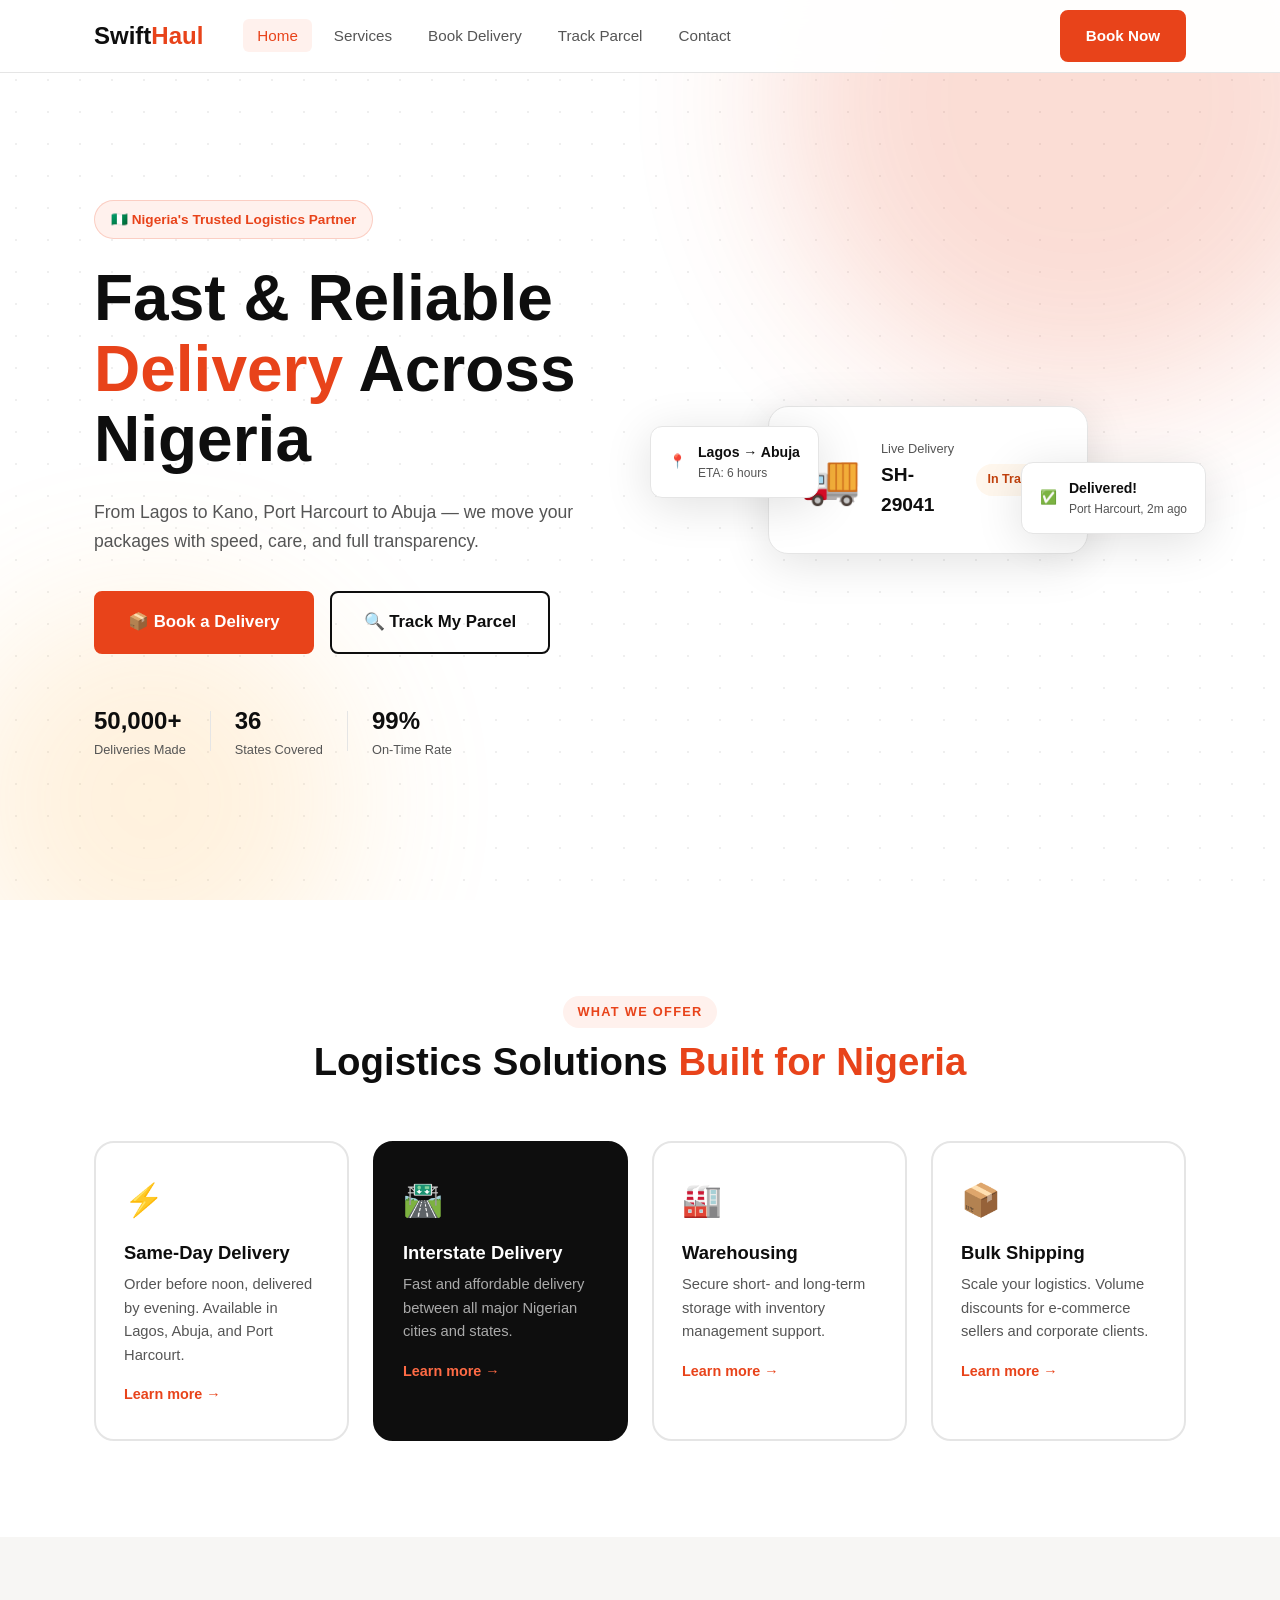
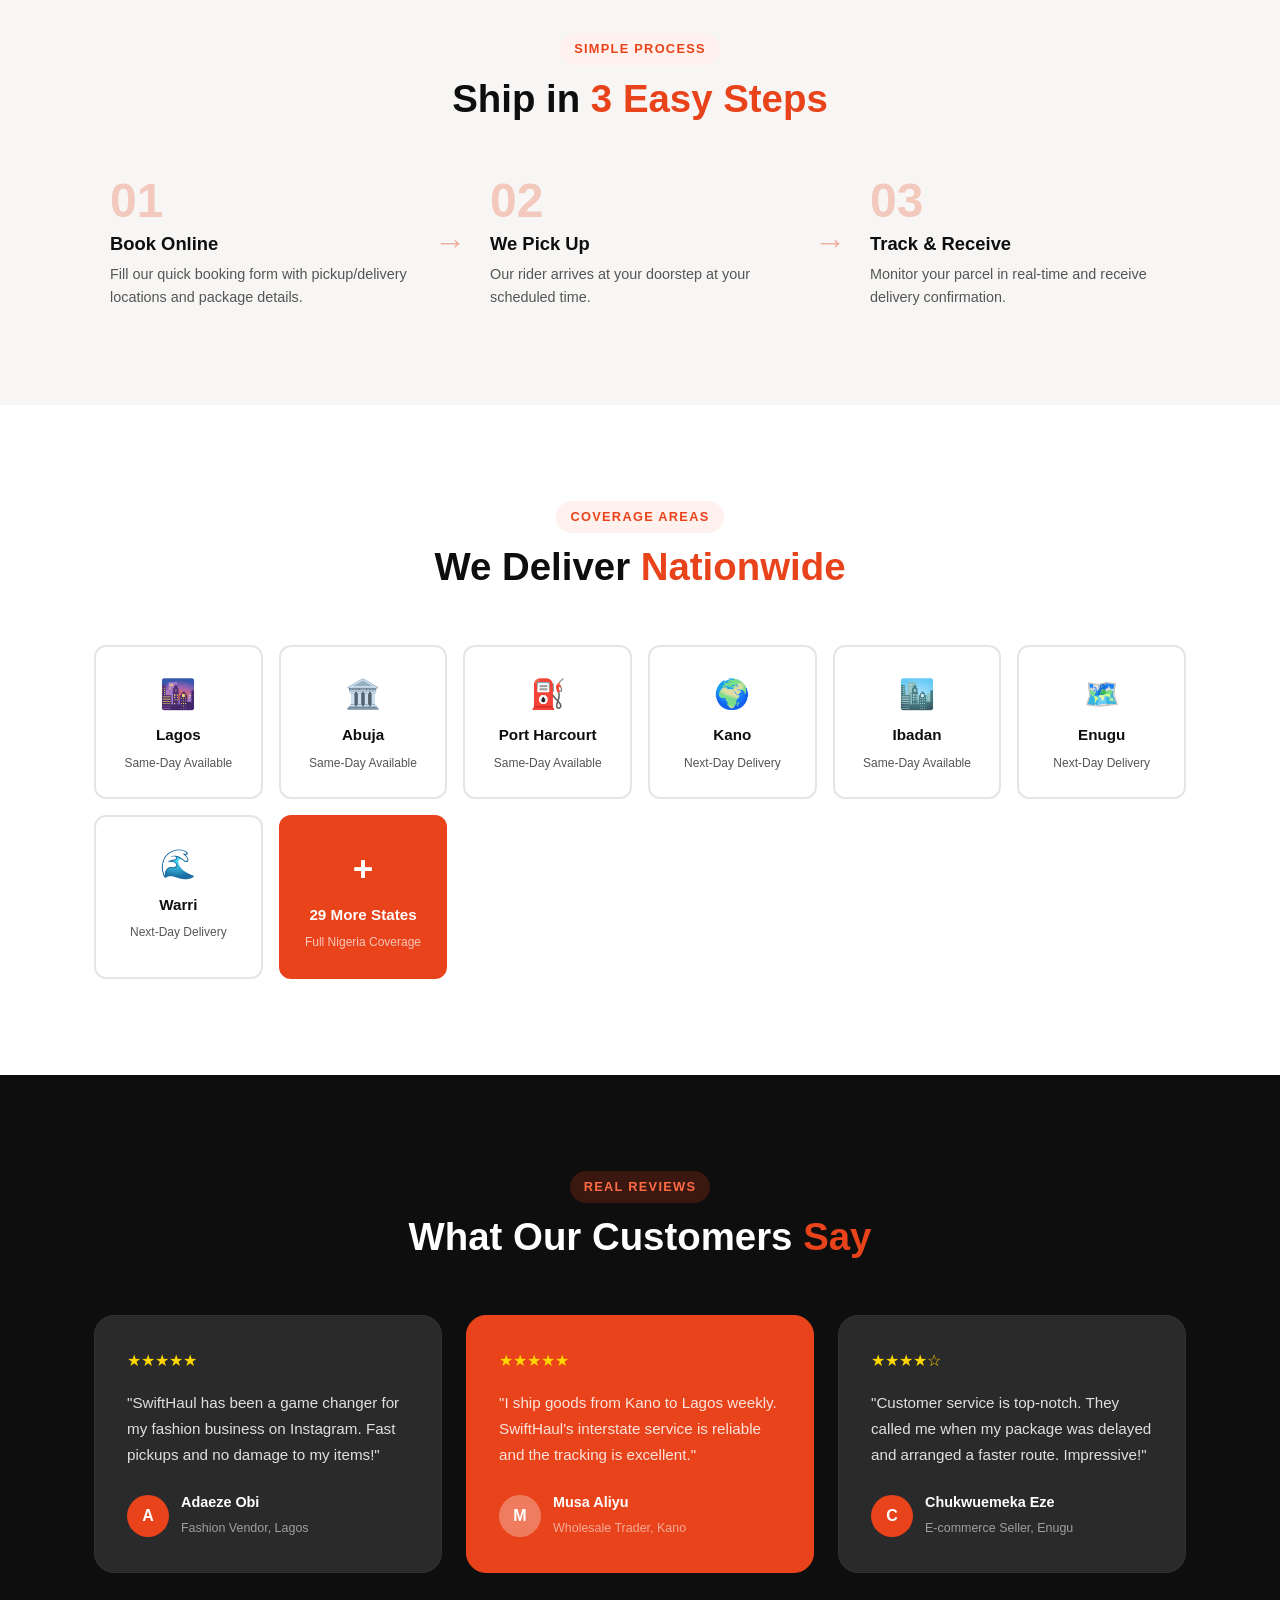
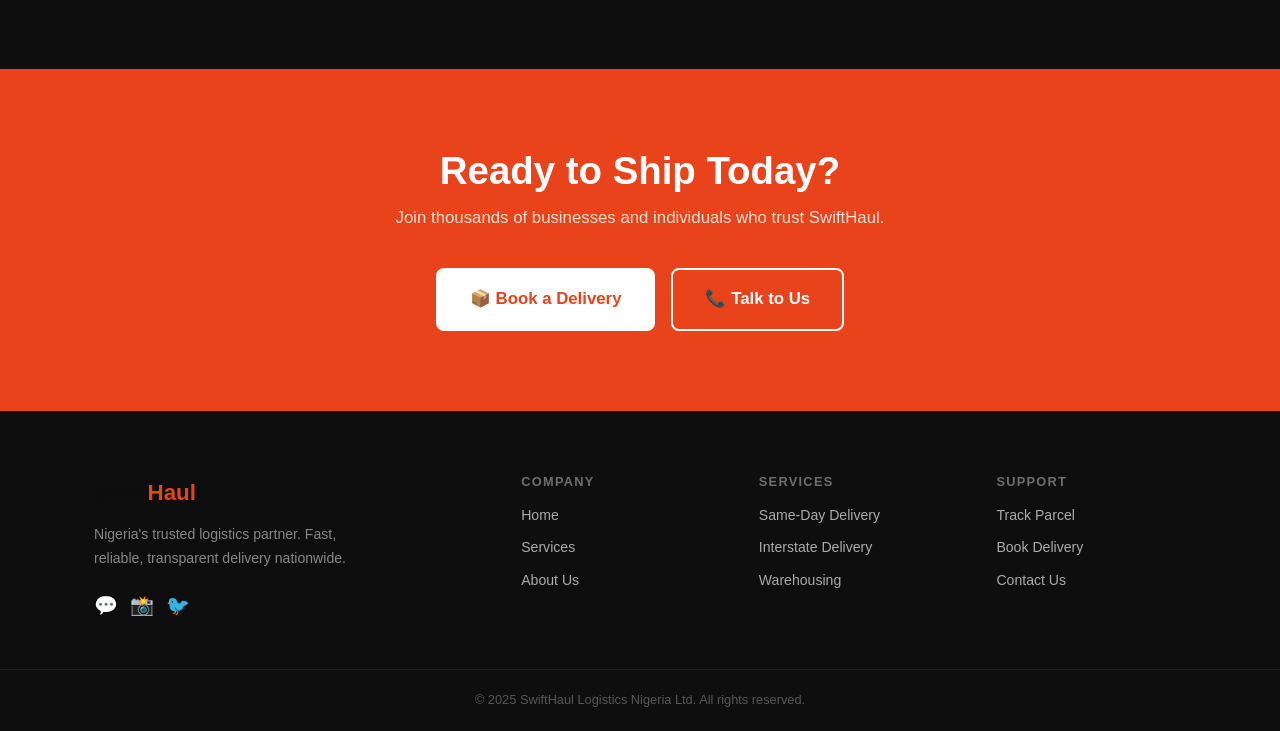
<file: index.html>
<!DOCTYPE html>
<html lang="en">
<head>
  <meta charset="UTF-8" />
  <meta name="viewport" content="width=device-width, initial-scale=1.0"/>
  <title>SwiftHaul Logistics — Fast Delivery Across Nigeria</title>
  <link rel="preconnect" href="https://fonts.googleapis.com"/>
  <link href="https://fonts.googleapis.com/css2?family=Syne:wght@400;600;700;800&family=DM+Sans:wght@300;400;500&display=swap" rel="stylesheet"/>
  <link rel="stylesheet" href="style.css"/>
</head>
<body>

<!-- NAV -->
<nav id="navbar">
  <div class="nav-inner">
    <a href="index.html" class="logo">Swift<span>Haul</span></a>
    <ul class="nav-links">
      <li><a href="index.html" class="active">Home</a></li>
      <li><a href="services.html">Services</a></li>
      <li><a href="booking.html">Book Delivery</a></li>
      <li><a href="tracking.html">Track Parcel</a></li>
      <li><a href="contact.html">Contact</a></li>
    </ul>
    <div class="nav-cta">
      <a href="booking.html" class="btn btn-primary">Book Now</a>
    </div>
    <button class="hamburger" id="hamburger" aria-label="Menu">
      <span></span><span></span><span></span>
    </button>
  </div>
  <div class="mobile-menu" id="mobileMenu">
    <a href="index.html">Home</a>
    <a href="services.html">Services</a>
    <a href="booking.html">Book Delivery</a>
    <a href="tracking.html">Track Parcel</a>
    <a href="contact.html">Contact</a>
  </div>
</nav>

<!-- HERO -->
<section class="hero">
  <div class="hero-bg">
    <div class="hero-dot-grid"></div>
    <div class="hero-blob blob1"></div>
    <div class="hero-blob blob2"></div>
  </div>
  <div class="hero-inner">
    <div class="hero-badge">🇳🇬 Nigeria's Trusted Logistics Partner</div>
    <h1 class="hero-title">Fast &amp; Reliable<br/><span class="accent">Delivery</span> Across<br/>Nigeria</h1>
    <p class="hero-sub">From Lagos to Kano, Port Harcourt to Abuja — we move your packages with speed, care, and full transparency.</p>
    <div class="hero-actions">
      <a href="booking.html" class="btn btn-primary btn-lg">📦 Book a Delivery</a>
      <a href="tracking.html" class="btn btn-outline btn-lg">🔍 Track My Parcel</a>
    </div>
    <div class="hero-stats">
      <div class="stat"><strong>50,000+</strong><span>Deliveries Made</span></div>
      <div class="stat-divider"></div>
      <div class="stat"><strong>36</strong><span>States Covered</span></div>
      <div class="stat-divider"></div>
      <div class="stat"><strong>99%</strong><span>On-Time Rate</span></div>
    </div>
  </div>
  <div class="hero-visual">
    <div class="truck-card">
      <div class="truck-icon">🚚</div>
      <div class="truck-info">
        <span class="truck-label">Live Delivery</span>
        <span class="truck-id">SH-29041</span>
      </div>
      <div class="truck-status in-transit">In Transit</div>
    </div>
    <div class="floating-card card-top">
      <span>📍</span>
      <div>
        <strong>Lagos → Abuja</strong>
        <small>ETA: 6 hours</small>
      </div>
    </div>
    <div class="floating-card card-bottom">
      <span>✅</span>
      <div>
        <strong>Delivered!</strong>
        <small>Port Harcourt, 2m ago</small>
      </div>
    </div>
  </div>
</section>

<!-- SERVICES OVERVIEW -->
<section class="services-preview section">
  <div class="container">
    <div class="section-header">
      <p class="section-tag">What We Offer</p>
      <h2>Logistics Solutions <span class="accent">Built for Nigeria</span></h2>
    </div>
    <div class="services-grid">
      <div class="service-card">
        <div class="service-icon">⚡</div>
        <h3>Same-Day Delivery</h3>
        <p>Order before noon, delivered by evening. Available in Lagos, Abuja, and Port Harcourt.</p>
        <a href="services.html" class="link-arrow">Learn more →</a>
      </div>
      <div class="service-card featured">
        <div class="service-icon">🛣️</div>
        <h3>Interstate Delivery</h3>
        <p>Fast and affordable delivery between all major Nigerian cities and states.</p>
        <a href="services.html" class="link-arrow">Learn more →</a>
      </div>
      <div class="service-card">
        <div class="service-icon">🏭</div>
        <h3>Warehousing</h3>
        <p>Secure short- and long-term storage with inventory management support.</p>
        <a href="services.html" class="link-arrow">Learn more →</a>
      </div>
      <div class="service-card">
        <div class="service-icon">📦</div>
        <h3>Bulk Shipping</h3>
        <p>Scale your logistics. Volume discounts for e-commerce sellers and corporate clients.</p>
        <a href="services.html" class="link-arrow">Learn more →</a>
      </div>
    </div>
  </div>
</section>

<!-- HOW IT WORKS -->
<section class="how-it-works section">
  <div class="container">
    <div class="section-header">
      <p class="section-tag">Simple Process</p>
      <h2>Ship in <span class="accent">3 Easy Steps</span></h2>
    </div>
    <div class="steps">
      <div class="step">
        <div class="step-num">01</div>
        <div class="step-content">
          <h3>Book Online</h3>
          <p>Fill our quick booking form with pickup/delivery locations and package details.</p>
        </div>
      </div>
      <div class="step-arrow">→</div>
      <div class="step">
        <div class="step-num">02</div>
        <div class="step-content">
          <h3>We Pick Up</h3>
          <p>Our rider arrives at your doorstep at your scheduled time.</p>
        </div>
      </div>
      <div class="step-arrow">→</div>
      <div class="step">
        <div class="step-num">03</div>
        <div class="step-content">
          <h3>Track &amp; Receive</h3>
          <p>Monitor your parcel in real-time and receive delivery confirmation.</p>
        </div>
      </div>
    </div>
  </div>
</section>

<!-- COVERAGE -->
<section class="coverage section">
  <div class="container">
    <div class="section-header">
      <p class="section-tag">Coverage Areas</p>
      <h2>We Deliver <span class="accent">Nationwide</span></h2>
    </div>
    <div class="cities-grid">
      <div class="city-card"><span>🌆</span><strong>Lagos</strong><small>Same-Day Available</small></div>
      <div class="city-card"><span>🏛️</span><strong>Abuja</strong><small>Same-Day Available</small></div>
      <div class="city-card"><span>⛽</span><strong>Port Harcourt</strong><small>Same-Day Available</small></div>
      <div class="city-card"><span>🌍</span><strong>Kano</strong><small>Next-Day Delivery</small></div>
      <div class="city-card"><span>🏙️</span><strong>Ibadan</strong><small>Same-Day Available</small></div>
      <div class="city-card"><span>🗺️</span><strong>Enugu</strong><small>Next-Day Delivery</small></div>
      <div class="city-card"><span>🌊</span><strong>Warri</strong><small>Next-Day Delivery</small></div>
      <div class="city-card plus"><span>+</span><strong>29 More States</strong><small>Full Nigeria Coverage</small></div>
    </div>
  </div>
</section>

<!-- TESTIMONIALS -->
<section class="testimonials section">
  <div class="container">
    <div class="section-header">
      <p class="section-tag">Real Reviews</p>
      <h2>What Our Customers <span class="accent">Say</span></h2>
    </div>
    <div class="testimonials-grid">
      <div class="testimonial-card">
        <div class="stars">★★★★★</div>
        <p>"SwiftHaul has been a game changer for my fashion business on Instagram. Fast pickups and no damage to my items!"</p>
        <div class="reviewer"><div class="avatar">A</div><div><strong>Adaeze Obi</strong><small>Fashion Vendor, Lagos</small></div></div>
      </div>
      <div class="testimonial-card featured">
        <div class="stars">★★★★★</div>
        <p>"I ship goods from Kano to Lagos weekly. SwiftHaul's interstate service is reliable and the tracking is excellent."</p>
        <div class="reviewer"><div class="avatar">M</div><div><strong>Musa Aliyu</strong><small>Wholesale Trader, Kano</small></div></div>
      </div>
      <div class="testimonial-card">
        <div class="stars">★★★★☆</div>
        <p>"Customer service is top-notch. They called me when my package was delayed and arranged a faster route. Impressive!"</p>
        <div class="reviewer"><div class="avatar">C</div><div><strong>Chukwuemeka Eze</strong><small>E-commerce Seller, Enugu</small></div></div>
      </div>
    </div>
  </div>
</section>

<!-- CTA BANNER -->
<section class="cta-banner">
  <div class="container">
    <h2>Ready to Ship Today?</h2>
    <p>Join thousands of businesses and individuals who trust SwiftHaul.</p>
    <div class="cta-actions">
      <a href="booking.html" class="btn btn-white btn-lg">📦 Book a Delivery</a>
      <a href="contact.html" class="btn btn-outline-white btn-lg">📞 Talk to Us</a>
    </div>
  </div>
</section>

<!-- FOOTER -->
<footer>
  <div class="container footer-inner">
    <div class="footer-brand">
      <a href="index.html" class="logo">Swift<span>Haul</span></a>
      <p>Nigeria's trusted logistics partner. Fast, reliable, transparent delivery nationwide.</p>
      <div class="social-links">
        <a href="#" aria-label="WhatsApp">💬</a>
        <a href="#" aria-label="Instagram">📸</a>
        <a href="#" aria-label="Twitter">🐦</a>
      </div>
    </div>
    <div class="footer-links">
      <h4>Company</h4>
      <a href="index.html">Home</a>
      <a href="services.html">Services</a>
      <a href="contact.html">About Us</a>
    </div>
    <div class="footer-links">
      <h4>Services</h4>
      <a href="services.html">Same-Day Delivery</a>
      <a href="services.html">Interstate Delivery</a>
      <a href="services.html">Warehousing</a>
    </div>
    <div class="footer-links">
      <h4>Support</h4>
      <a href="tracking.html">Track Parcel</a>
      <a href="booking.html">Book Delivery</a>
      <a href="contact.html">Contact Us</a>
    </div>
  </div>
  <div class="footer-bottom">
    <p>© 2025 SwiftHaul Logistics Nigeria Ltd. All rights reserved.</p>
  </div>
</footer>

<script src="main.js"></script>
</body>
</html>
</file>
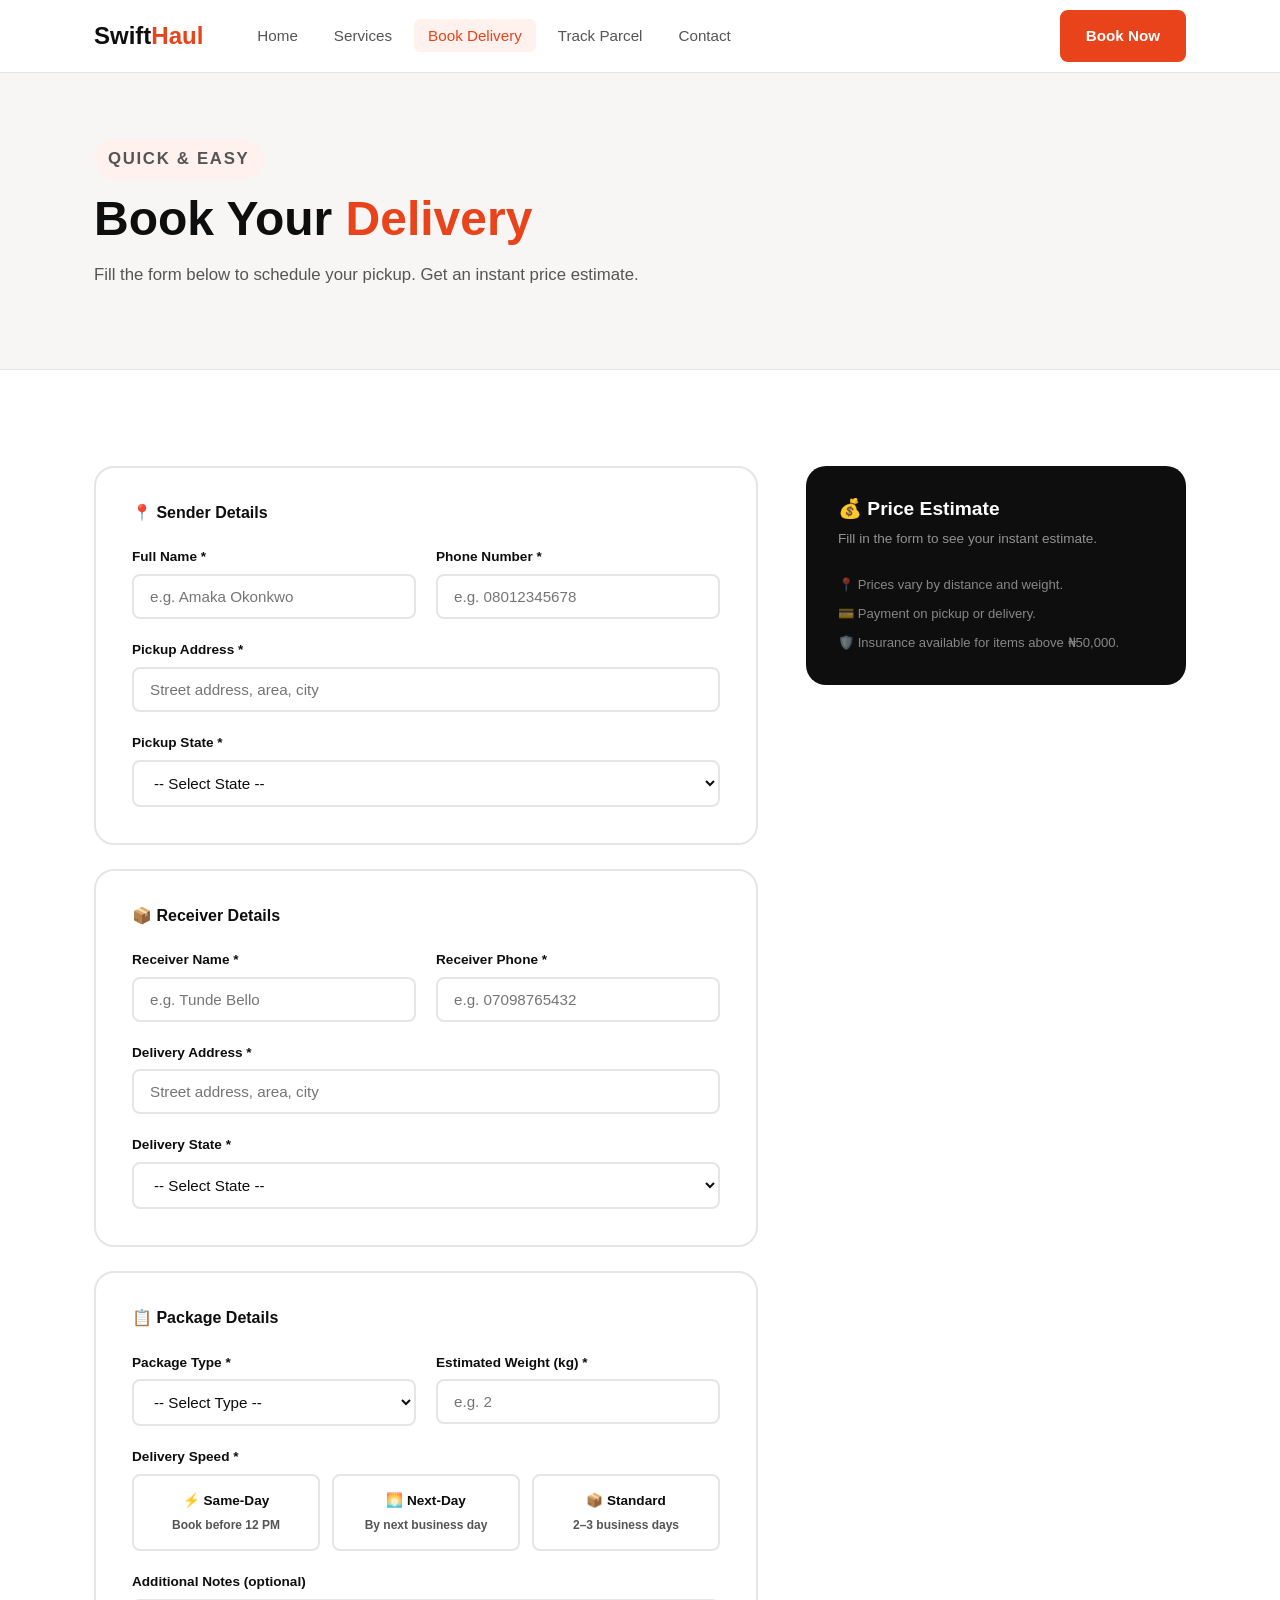
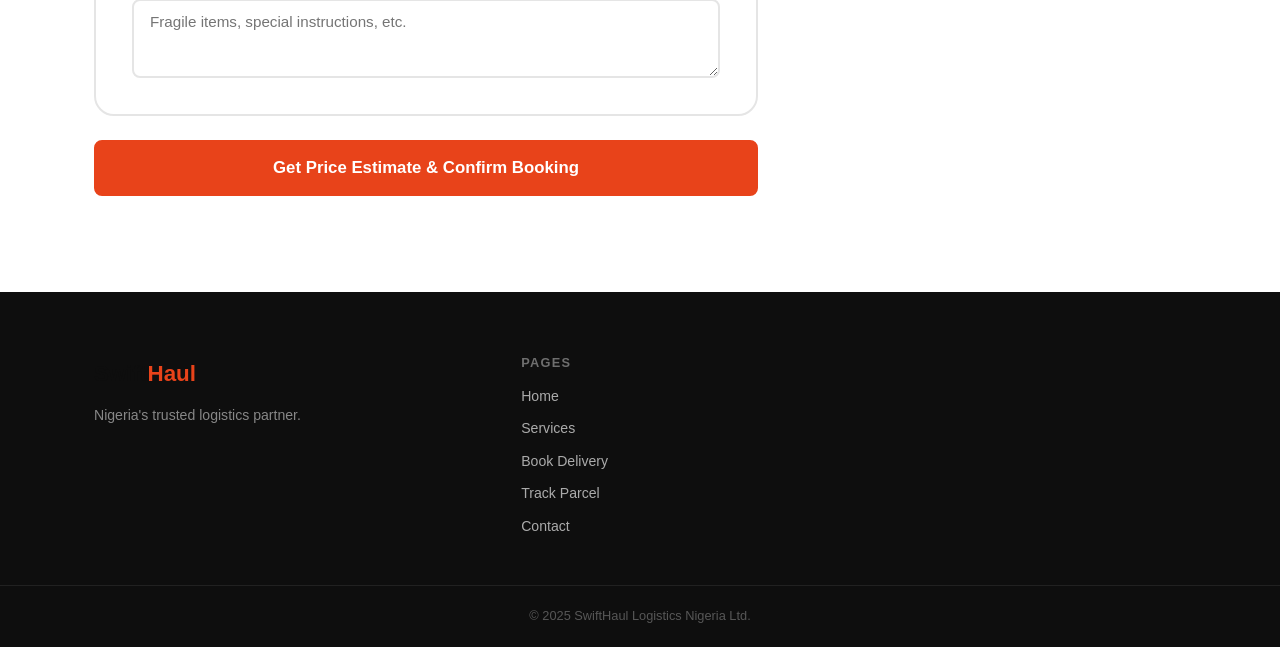
<file: booking.html>
<!DOCTYPE html>
<html lang="en">
<head>
  <meta charset="UTF-8" />
  <meta name="viewport" content="width=device-width, initial-scale=1.0"/>
  <title>Book Delivery — SwiftHaul Logistics Nigeria</title>
  <link rel="preconnect" href="https://fonts.googleapis.com"/>
  <link href="https://fonts.googleapis.com/css2?family=Syne:wght@400;600;700;800&family=DM+Sans:wght@300;400;500&display=swap" rel="stylesheet"/>
  <link rel="stylesheet" href="style.css"/>
</head>
<body>

<nav id="navbar">
  <div class="nav-inner">
    <a href="index.html" class="logo">Swift<span>Haul</span></a>
    <ul class="nav-links">
      <li><a href="index.html">Home</a></li>
      <li><a href="services.html">Services</a></li>
      <li><a href="booking.html" class="active">Book Delivery</a></li>
      <li><a href="tracking.html">Track Parcel</a></li>
      <li><a href="contact.html">Contact</a></li>
    </ul>
    <div class="nav-cta"><a href="booking.html" class="btn btn-primary">Book Now</a></div>
    <button class="hamburger" id="hamburger" aria-label="Menu"><span></span><span></span><span></span></button>
  </div>
  <div class="mobile-menu" id="mobileMenu">
    <a href="index.html">Home</a>
    <a href="services.html">Services</a>
    <a href="booking.html">Book Delivery</a>
    <a href="tracking.html">Track Parcel</a>
    <a href="contact.html">Contact</a>
  </div>
</nav>

<section class="page-hero">
  <div class="container">
    <div class="page-hero-content">
      <p class="section-tag">Quick & Easy</p>
      <h1>Book Your <span class="accent">Delivery</span></h1>
      <p>Fill the form below to schedule your pickup. Get an instant price estimate.</p>
    </div>
  </div>
</section>

<section class="booking-section section">
  <div class="container">
    <div class="booking-layout">

      <div class="booking-form-wrap">
        <form id="bookingForm" class="booking-form" novalidate>

          <!-- SECTION: SENDER -->
          <div class="form-section">
            <h3 class="form-section-title">📍 Sender Details</h3>
            <div class="form-row">
              <div class="form-group">
                <label>Full Name *</label>
                <input type="text" id="senderName" placeholder="e.g. Amaka Okonkwo" required/>
                <span class="form-error" id="senderNameError"></span>
              </div>
              <div class="form-group">
                <label>Phone Number *</label>
                <input type="tel" id="senderPhone" placeholder="e.g. 08012345678" required/>
                <span class="form-error" id="senderPhoneError"></span>
              </div>
            </div>
            <div class="form-group">
              <label>Pickup Address *</label>
              <input type="text" id="pickupAddress" placeholder="Street address, area, city" required/>
              <span class="form-error" id="pickupAddressError"></span>
            </div>
            <div class="form-group">
              <label>Pickup State *</label>
              <select id="pickupState" required>
                <option value="">-- Select State --</option>
                <option>Lagos</option><option>Abuja (FCT)</option><option>Port Harcourt</option>
                <option>Kano</option><option>Ibadan (Oyo)</option><option>Enugu</option>
                <option>Warri (Delta)</option><option>Kaduna</option><option>Benin City (Edo)</option>
                <option>Other</option>
              </select>
              <span class="form-error" id="pickupStateError"></span>
            </div>
          </div>

          <!-- SECTION: RECEIVER -->
          <div class="form-section">
            <h3 class="form-section-title">📦 Receiver Details</h3>
            <div class="form-row">
              <div class="form-group">
                <label>Receiver Name *</label>
                <input type="text" id="receiverName" placeholder="e.g. Tunde Bello" required/>
                <span class="form-error" id="receiverNameError"></span>
              </div>
              <div class="form-group">
                <label>Receiver Phone *</label>
                <input type="tel" id="receiverPhone" placeholder="e.g. 07098765432" required/>
                <span class="form-error" id="receiverPhoneError"></span>
              </div>
            </div>
            <div class="form-group">
              <label>Delivery Address *</label>
              <input type="text" id="deliveryAddress" placeholder="Street address, area, city" required/>
              <span class="form-error" id="deliveryAddressError"></span>
            </div>
            <div class="form-group">
              <label>Delivery State *</label>
              <select id="deliveryState" required>
                <option value="">-- Select State --</option>
                <option>Lagos</option><option>Abuja (FCT)</option><option>Port Harcourt</option>
                <option>Kano</option><option>Ibadan (Oyo)</option><option>Enugu</option>
                <option>Warri (Delta)</option><option>Kaduna</option><option>Benin City (Edo)</option>
                <option>Other</option>
              </select>
              <span class="form-error" id="deliveryStateError"></span>
            </div>
          </div>

          <!-- SECTION: PACKAGE -->
          <div class="form-section">
            <h3 class="form-section-title">📋 Package Details</h3>
            <div class="form-row">
              <div class="form-group">
                <label>Package Type *</label>
                <select id="packageType" required>
                  <option value="">-- Select Type --</option>
                  <option value="document">Document / Envelope</option>
                  <option value="parcel">Parcel (up to 5kg)</option>
                  <option value="medium">Medium Package (5–20kg)</option>
                  <option value="bulk">Bulk / Large Cargo</option>
                </select>
                <span class="form-error" id="packageTypeError"></span>
              </div>
              <div class="form-group">
                <label>Estimated Weight (kg) *</label>
                <input type="number" id="weight" placeholder="e.g. 2" min="0.1" step="0.1" required/>
                <span class="form-error" id="weightError"></span>
              </div>
            </div>
            <div class="form-group">
              <label>Delivery Speed *</label>
              <div class="speed-options" id="speedOptions">
                <label class="speed-option">
                  <input type="radio" name="speed" value="sameday" required/>
                  <div class="speed-card">
                    <strong>⚡ Same-Day</strong>
                    <small>Book before 12 PM</small>
                  </div>
                </label>
                <label class="speed-option">
                  <input type="radio" name="speed" value="nextday"/>
                  <div class="speed-card">
                    <strong>🌅 Next-Day</strong>
                    <small>By next business day</small>
                  </div>
                </label>
                <label class="speed-option">
                  <input type="radio" name="speed" value="standard"/>
                  <div class="speed-card">
                    <strong>📦 Standard</strong>
                    <small>2–3 business days</small>
                  </div>
                </label>
              </div>
              <span class="form-error" id="speedError"></span>
            </div>
            <div class="form-group">
              <label>Additional Notes (optional)</label>
              <textarea id="notes" rows="3" placeholder="Fragile items, special instructions, etc."></textarea>
            </div>
          </div>

          <button type="submit" class="btn btn-primary btn-lg btn-full">
            Get Price Estimate & Confirm Booking
          </button>
        </form>
      </div>

      <!-- PRICE ESTIMATOR -->
      <div class="price-panel">
        <div class="price-panel-inner" id="pricePanel">
          <h3>💰 Price Estimate</h3>
          <p class="price-note-top">Fill in the form to see your instant estimate.</p>
          <div class="price-breakdown" id="priceBreakdown" style="display:none">
            <div class="price-line"><span>Base rate</span><span id="baseRate">—</span></div>
            <div class="price-line"><span>Weight charge</span><span id="weightCharge">—</span></div>
            <div class="price-line"><span>Speed surcharge</span><span id="speedCharge">—</span></div>
            <div class="price-divider"></div>
            <div class="price-line total"><span>Total Estimate</span><span id="totalPrice">—</span></div>
          </div>
          <div class="price-info">
            <p>📍 Prices vary by distance and weight.</p>
            <p>💳 Payment on pickup or delivery.</p>
            <p>🛡️ Insurance available for items above ₦50,000.</p>
          </div>
        </div>

        <div class="booking-confirmed" id="bookingConfirmed" style="display:none">
          <div class="confirm-icon">🎉</div>
          <h3>Booking Confirmed!</h3>
          <p>Your tracking ID is:</p>
          <div class="tracking-id-display" id="confirmedTrackingId">SH-000000</div>
          <p class="confirm-sub">You'll receive an SMS and email shortly. <a href="tracking.html">Track your parcel →</a></p>
        </div>
      </div>

    </div>
  </div>
</section>

<footer>
  <div class="container footer-inner">
    <div class="footer-brand"><a href="index.html" class="logo">Swift<span>Haul</span></a><p>Nigeria's trusted logistics partner.</p></div>
    <div class="footer-links"><h4>Pages</h4><a href="index.html">Home</a><a href="services.html">Services</a><a href="booking.html">Book Delivery</a><a href="tracking.html">Track Parcel</a><a href="contact.html">Contact</a></div>
  </div>
  <div class="footer-bottom"><p>© 2025 SwiftHaul Logistics Nigeria Ltd.</p></div>
</footer>

<script src="main.js"></script>
</body>
</html>
</file>
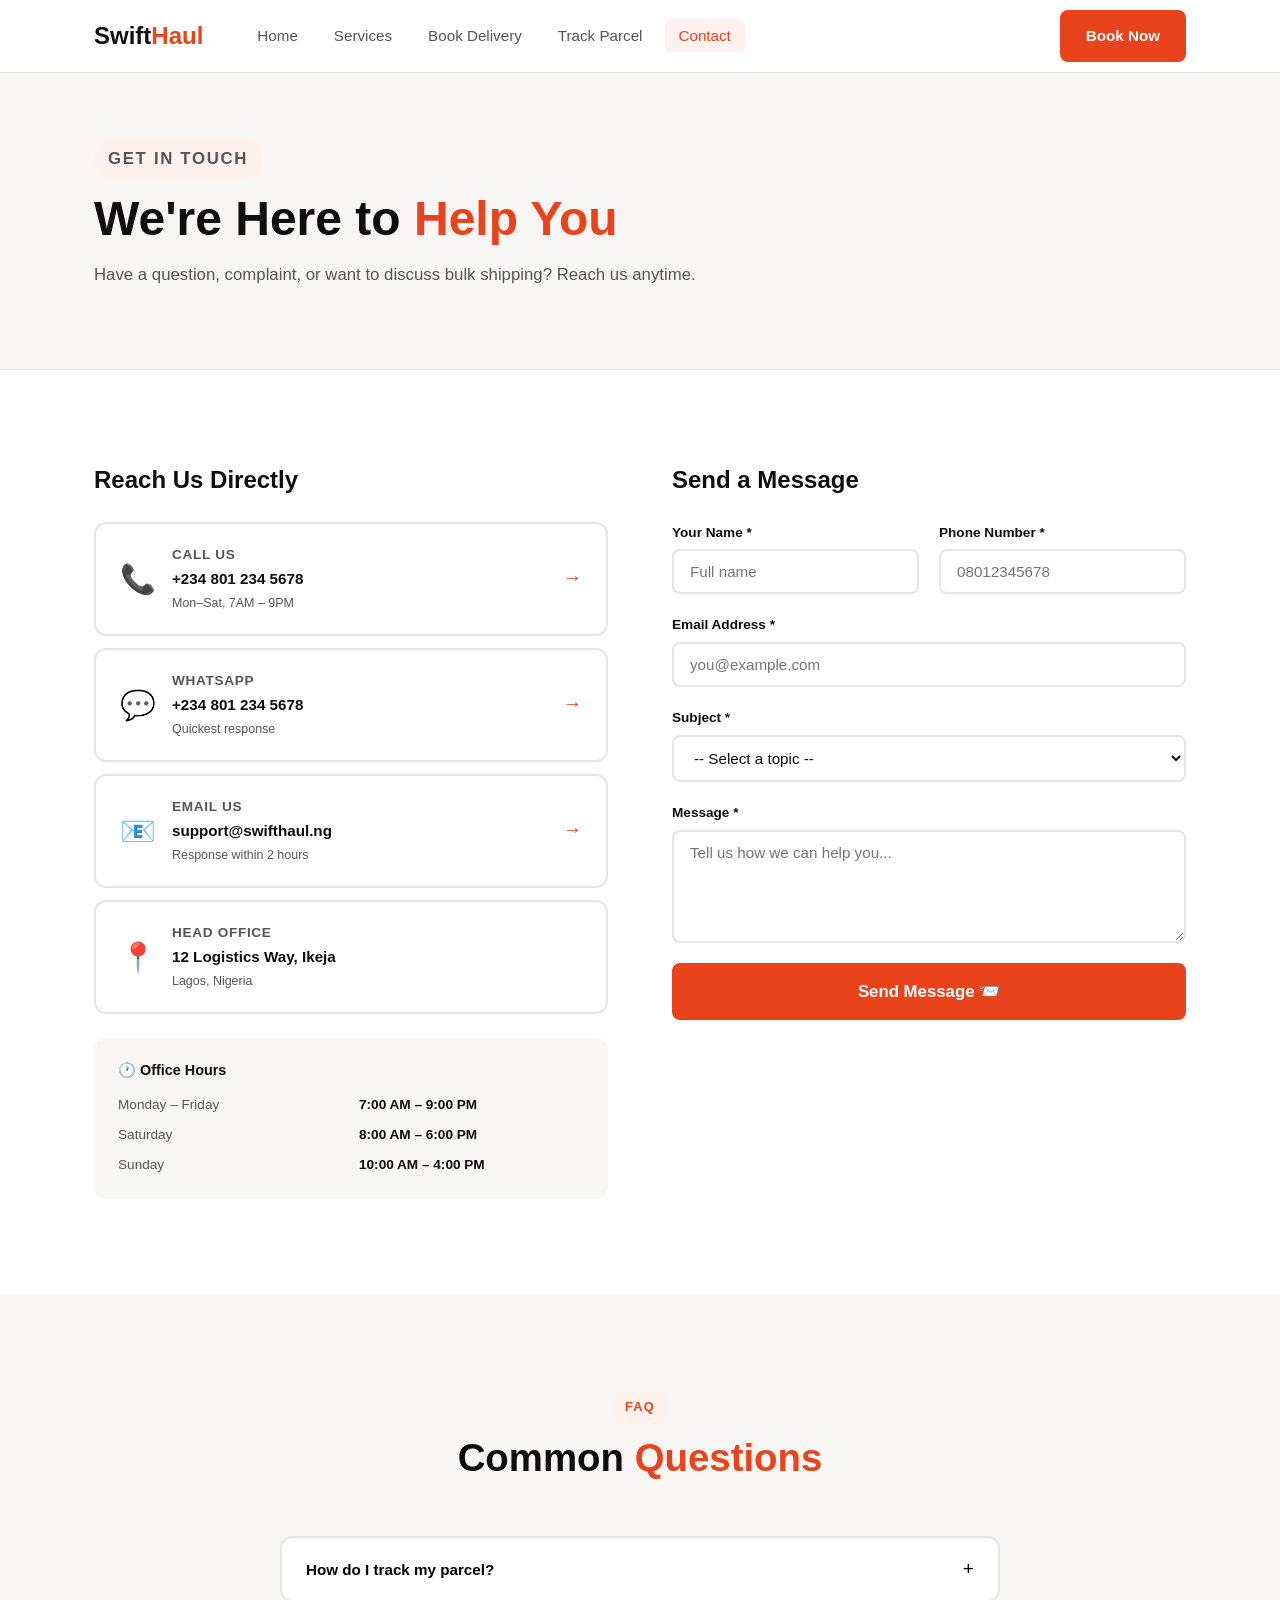
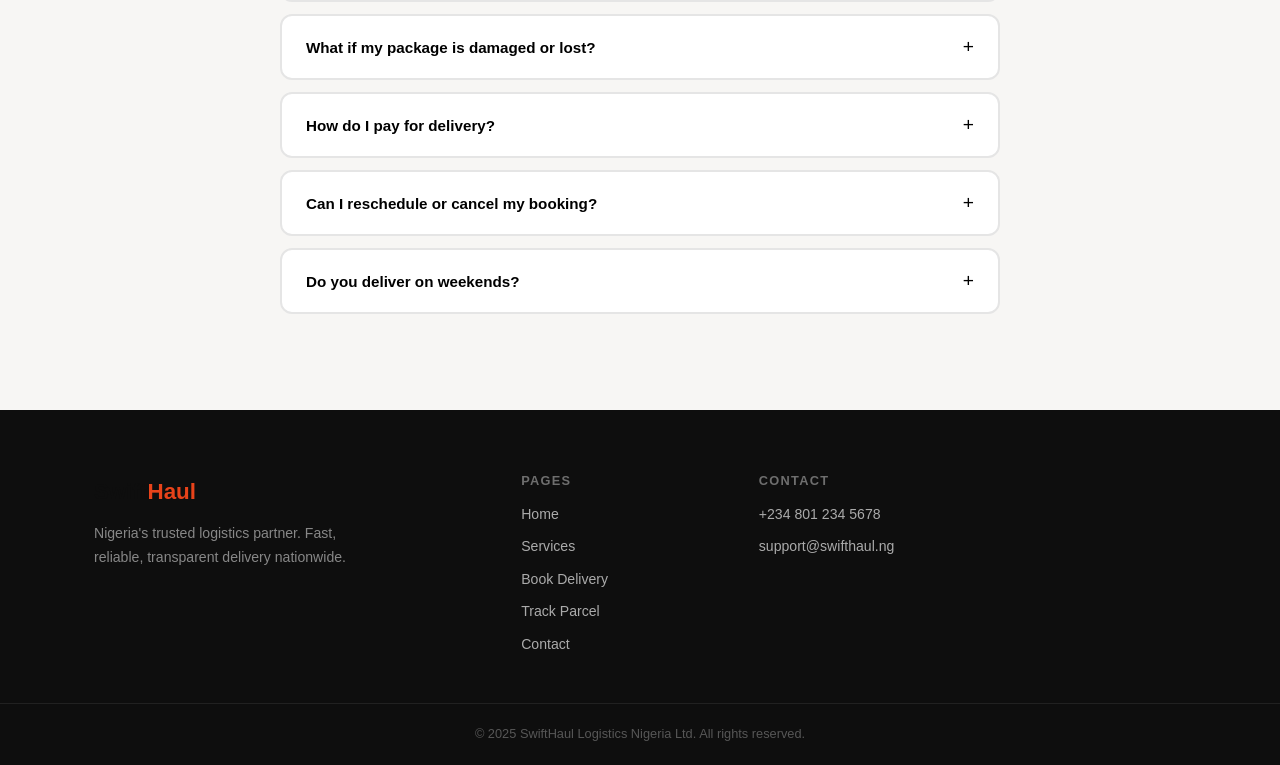
<file: contact.html>
<!DOCTYPE html>
<html lang="en">
<head>
  <meta charset="UTF-8" />
  <meta name="viewport" content="width=device-width, initial-scale=1.0"/>
  <title>Contact Us — SwiftHaul Logistics Nigeria</title>
  <link rel="preconnect" href="https://fonts.googleapis.com"/>
  <link href="https://fonts.googleapis.com/css2?family=Syne:wght@400;600;700;800&family=DM+Sans:wght@300;400;500&display=swap" rel="stylesheet"/>
  <link rel="stylesheet" href="style.css"/>
</head>
<body>

<nav id="navbar">
  <div class="nav-inner">
    <a href="index.html" class="logo">Swift<span>Haul</span></a>
    <ul class="nav-links">
      <li><a href="index.html">Home</a></li>
      <li><a href="services.html">Services</a></li>
      <li><a href="booking.html">Book Delivery</a></li>
      <li><a href="tracking.html">Track Parcel</a></li>
      <li><a href="contact.html" class="active">Contact</a></li>
    </ul>
    <div class="nav-cta"><a href="booking.html" class="btn btn-primary">Book Now</a></div>
    <button class="hamburger" id="hamburger" aria-label="Menu"><span></span><span></span><span></span></button>
  </div>
  <div class="mobile-menu" id="mobileMenu">
    <a href="index.html">Home</a>
    <a href="services.html">Services</a>
    <a href="booking.html">Book Delivery</a>
    <a href="tracking.html">Track Parcel</a>
    <a href="contact.html">Contact</a>
  </div>
</nav>

<section class="page-hero">
  <div class="container">
    <div class="page-hero-content">
      <p class="section-tag">Get in Touch</p>
      <h1>We're Here to <span class="accent">Help You</span></h1>
      <p>Have a question, complaint, or want to discuss bulk shipping? Reach us anytime.</p>
    </div>
  </div>
</section>

<section class="contact-section section">
  <div class="container">
    <div class="contact-layout">

      <!-- CONTACT CHANNELS -->
      <div class="contact-channels">
        <h2>Reach Us Directly</h2>

        <a href="tel:+2348012345678" class="contact-channel-card">
          <div class="channel-icon">📞</div>
          <div class="channel-info">
            <strong>Call Us</strong>
            <span>+234 801 234 5678</span>
            <small>Mon–Sat, 7AM – 9PM</small>
          </div>
          <div class="channel-arrow">→</div>
        </a>

        <a href="https://wa.me/2348012345678?text=Hello%20SwiftHaul,%20I%20need%20help%20with%20my%20delivery" target="_blank" class="contact-channel-card whatsapp">
          <div class="channel-icon">💬</div>
          <div class="channel-info">
            <strong>WhatsApp</strong>
            <span>+234 801 234 5678</span>
            <small>Quickest response</small>
          </div>
          <div class="channel-arrow">→</div>
        </a>

        <a href="mailto:support@swifthaul.ng" class="contact-channel-card">
          <div class="channel-icon">📧</div>
          <div class="channel-info">
            <strong>Email Us</strong>
            <span>support@swifthaul.ng</span>
            <small>Response within 2 hours</small>
          </div>
          <div class="channel-arrow">→</div>
        </a>

        <div class="contact-channel-card no-link">
          <div class="channel-icon">📍</div>
          <div class="channel-info">
            <strong>Head Office</strong>
            <span>12 Logistics Way, Ikeja</span>
            <small>Lagos, Nigeria</small>
          </div>
        </div>

        <div class="office-hours">
          <h4>🕐 Office Hours</h4>
          <div class="hours-grid">
            <span>Monday – Friday</span><span>7:00 AM – 9:00 PM</span>
            <span>Saturday</span><span>8:00 AM – 6:00 PM</span>
            <span>Sunday</span><span>10:00 AM – 4:00 PM</span>
          </div>
        </div>
      </div>

      <!-- CONTACT FORM -->
      <div class="contact-form-wrap">
        <h2>Send a Message</h2>
        <form id="contactForm" class="contact-form" novalidate>
          <div class="form-row">
            <div class="form-group">
              <label>Your Name *</label>
              <input type="text" id="contactName" placeholder="Full name" required/>
              <span class="form-error" id="contactNameError"></span>
            </div>
            <div class="form-group">
              <label>Phone Number *</label>
              <input type="tel" id="contactPhone" placeholder="08012345678" required/>
              <span class="form-error" id="contactPhoneError"></span>
            </div>
          </div>
          <div class="form-group">
            <label>Email Address *</label>
            <input type="email" id="contactEmail" placeholder="you@example.com" required/>
            <span class="form-error" id="contactEmailError"></span>
          </div>
          <div class="form-group">
            <label>Subject *</label>
            <select id="contactSubject" required>
              <option value="">-- Select a topic --</option>
              <option>General Enquiry</option>
              <option>Tracking Issue</option>
              <option>Damaged / Lost Parcel</option>
              <option>Bulk Shipping Quote</option>
              <option>Warehousing Enquiry</option>
              <option>Partnership / Corporate</option>
              <option>Other</option>
            </select>
            <span class="form-error" id="contactSubjectError"></span>
          </div>
          <div class="form-group">
            <label>Message *</label>
            <textarea id="contactMessage" rows="5" placeholder="Tell us how we can help you..." required></textarea>
            <span class="form-error" id="contactMessageError"></span>
          </div>
          <button type="submit" class="btn btn-primary btn-lg btn-full" id="contactSubmitBtn">
            Send Message 📨
          </button>
          <div class="form-success" id="contactSuccess" style="display:none">
            ✅ Message sent! We'll get back to you within 2 hours.
          </div>
        </form>
      </div>

    </div>
  </div>
</section>

<!-- FAQ -->
<section class="faq-section section">
  <div class="container">
    <div class="section-header">
      <p class="section-tag">FAQ</p>
      <h2>Common <span class="accent">Questions</span></h2>
    </div>
    <div class="faq-list" id="faqList">
      <div class="faq-item">
        <button class="faq-question">How do I track my parcel? <span class="faq-icon">+</span></button>
        <div class="faq-answer">Visit our <a href="tracking.html">Tracking page</a> and enter the tracking ID you received via SMS or email after booking.</div>
      </div>
      <div class="faq-item">
        <button class="faq-question">What if my package is damaged or lost? <span class="faq-icon">+</span></button>
        <div class="faq-answer">We take full responsibility for items damaged in our care. Contact us immediately via WhatsApp or email with photos and your tracking ID. Insured items are reimbursed within 5 business days.</div>
      </div>
      <div class="faq-item">
        <button class="faq-question">How do I pay for delivery? <span class="faq-icon">+</span></button>
        <div class="faq-answer">We accept cash on pickup, bank transfer, and card payment via our riders' POS. Corporate clients can also be invoiced monthly.</div>
      </div>
      <div class="faq-item">
        <button class="faq-question">Can I reschedule or cancel my booking? <span class="faq-icon">+</span></button>
        <div class="faq-answer">Yes! Contact us at least 1 hour before the scheduled pickup to reschedule or cancel for free. Late cancellations may attract a small fee.</div>
      </div>
      <div class="faq-item">
        <button class="faq-question">Do you deliver on weekends? <span class="faq-icon">+</span></button>
        <div class="faq-answer">Yes! We operate 7 days a week, including public holidays. Same-day service may not be available on Sundays in some locations.</div>
      </div>
    </div>
  </div>
</section>

<footer>
  <div class="container footer-inner">
    <div class="footer-brand"><a href="index.html" class="logo">Swift<span>Haul</span></a><p>Nigeria's trusted logistics partner. Fast, reliable, transparent delivery nationwide.</p></div>
    <div class="footer-links"><h4>Pages</h4><a href="index.html">Home</a><a href="services.html">Services</a><a href="booking.html">Book Delivery</a><a href="tracking.html">Track Parcel</a><a href="contact.html">Contact</a></div>
    <div class="footer-links"><h4>Contact</h4><a href="tel:+2348012345678">+234 801 234 5678</a><a href="mailto:support@swifthaul.ng">support@swifthaul.ng</a></div>
  </div>
  <div class="footer-bottom"><p>© 2025 SwiftHaul Logistics Nigeria Ltd. All rights reserved.</p></div>
</footer>

<script src="main.js"></script>
</body>
</html>
</file>
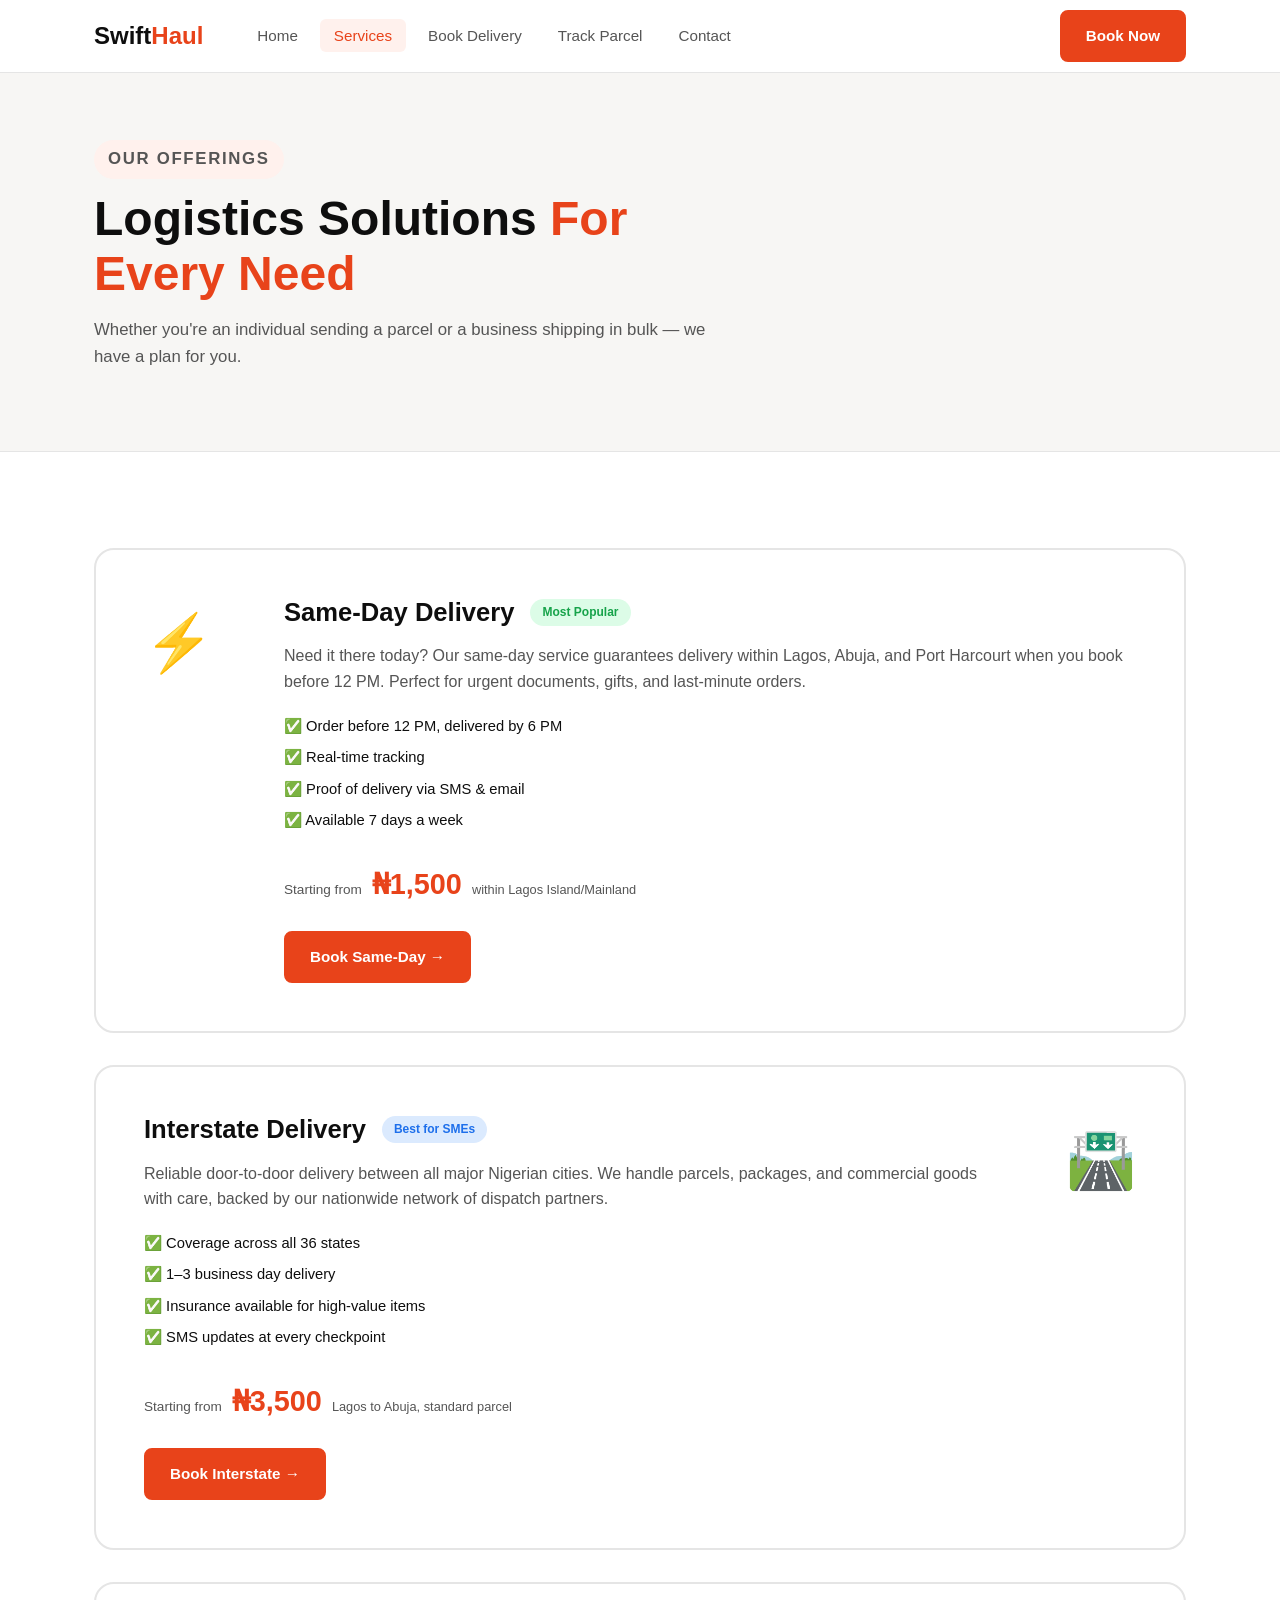
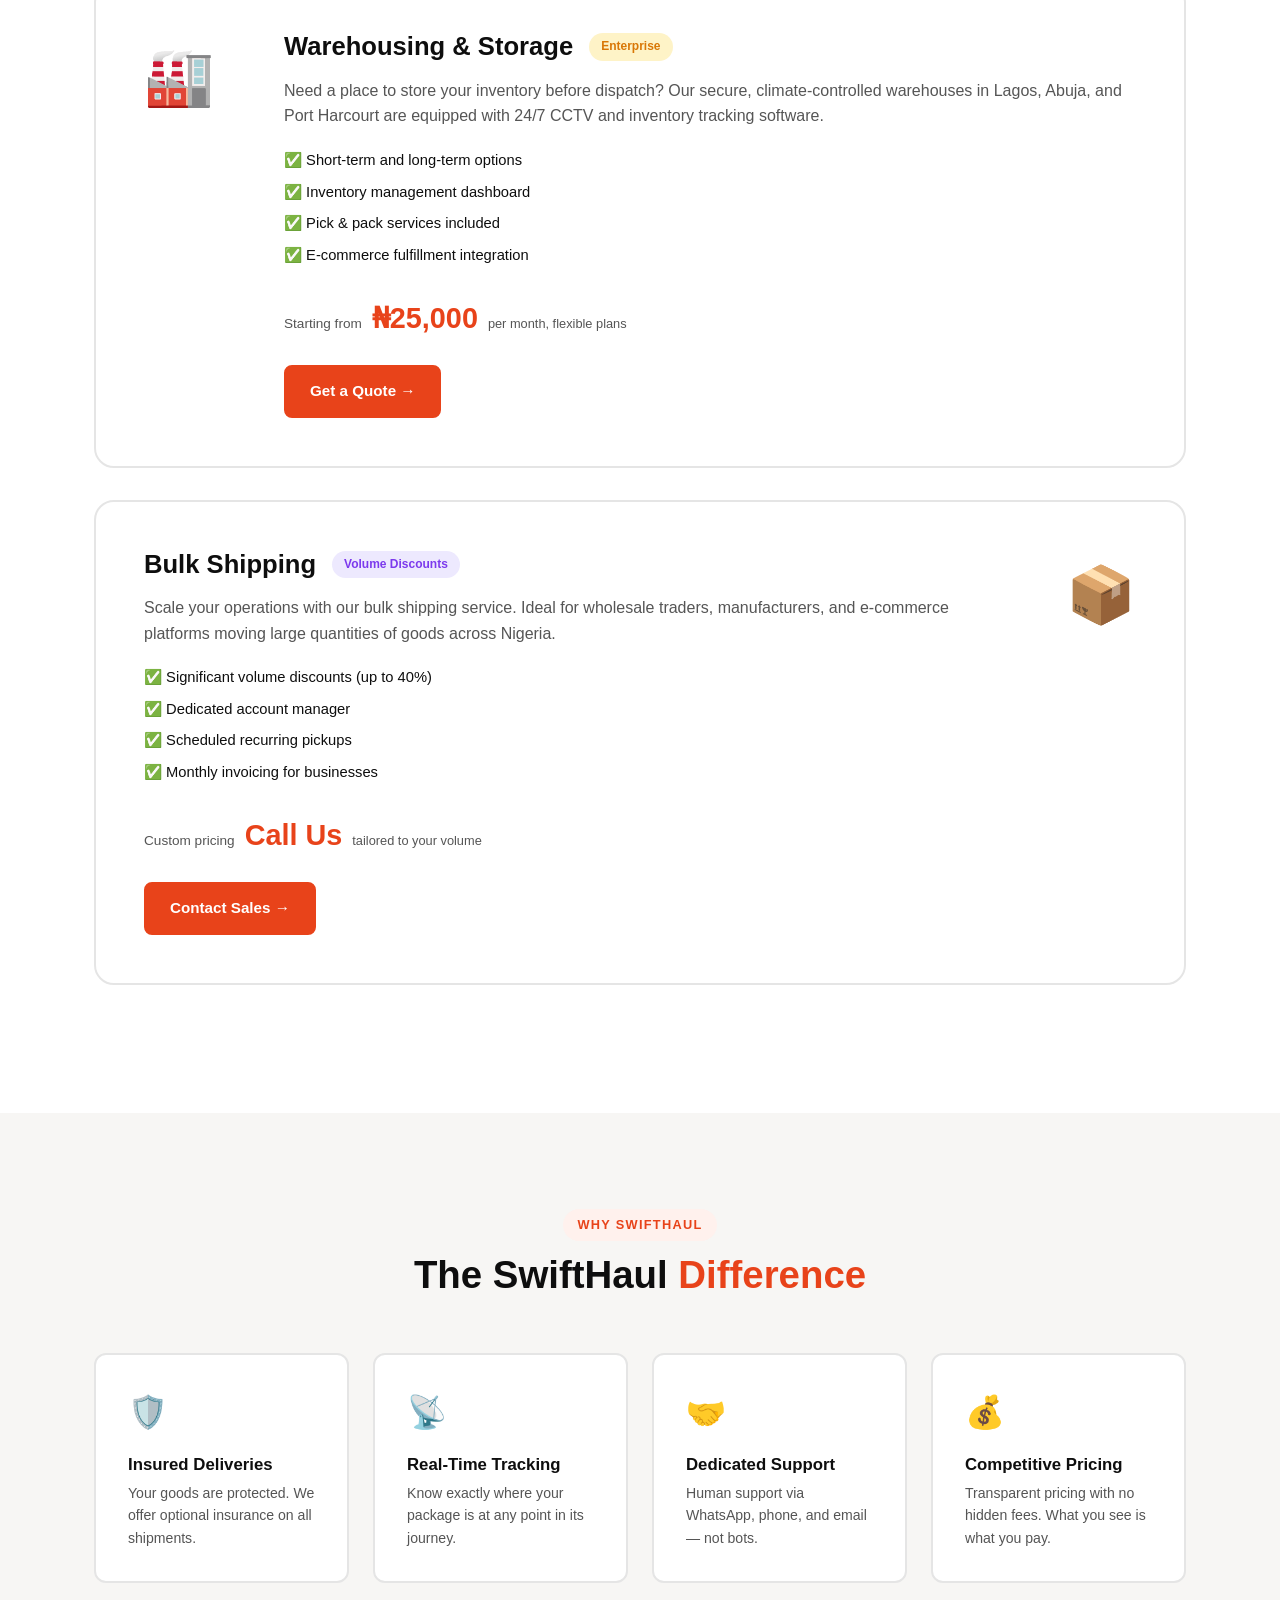
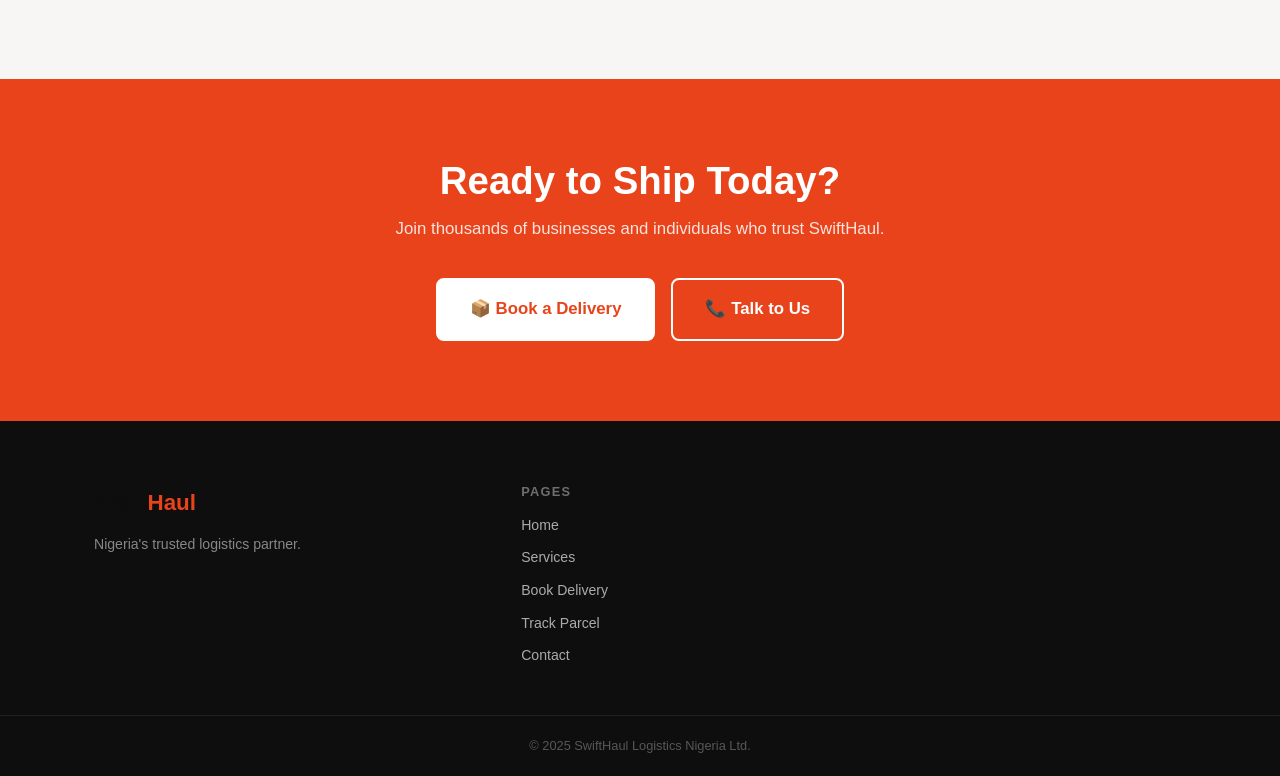
<file: services.html>
<!DOCTYPE html>
<html lang="en">
<head>
  <meta charset="UTF-8" />
  <meta name="viewport" content="width=device-width, initial-scale=1.0"/>
  <title>Services — SwiftHaul Logistics Nigeria</title>
  <link rel="preconnect" href="https://fonts.googleapis.com"/>
  <link href="https://fonts.googleapis.com/css2?family=Syne:wght@400;600;700;800&family=DM+Sans:wght@300;400;500&display=swap" rel="stylesheet"/>
  <link rel="stylesheet" href="style.css"/>
</head>
<body>

<nav id="navbar">
  <div class="nav-inner">
    <a href="index.html" class="logo">Swift<span>Haul</span></a>
    <ul class="nav-links">
      <li><a href="index.html">Home</a></li>
      <li><a href="services.html" class="active">Services</a></li>
      <li><a href="booking.html">Book Delivery</a></li>
      <li><a href="tracking.html">Track Parcel</a></li>
      <li><a href="contact.html">Contact</a></li>
    </ul>
    <div class="nav-cta"><a href="booking.html" class="btn btn-primary">Book Now</a></div>
    <button class="hamburger" id="hamburger" aria-label="Menu"><span></span><span></span><span></span></button>
  </div>
  <div class="mobile-menu" id="mobileMenu">
    <a href="index.html">Home</a>
    <a href="services.html">Services</a>
    <a href="booking.html">Book Delivery</a>
    <a href="tracking.html">Track Parcel</a>
    <a href="contact.html">Contact</a>
  </div>
</nav>

<!-- PAGE HERO -->
<section class="page-hero">
  <div class="container">
    <div class="page-hero-content">
      <p class="section-tag">Our Offerings</p>
      <h1>Logistics Solutions <span class="accent">For Every Need</span></h1>
      <p>Whether you're an individual sending a parcel or a business shipping in bulk — we have a plan for you.</p>
    </div>
  </div>
</section>

<!-- SERVICES DETAIL -->
<section class="section">
  <div class="container">

    <div class="service-detail-card">
      <div class="service-detail-icon">⚡</div>
      <div class="service-detail-content">
        <div class="service-detail-header">
          <h2>Same-Day Delivery</h2>
          <span class="badge badge-green">Most Popular</span>
        </div>
        <p>Need it there today? Our same-day service guarantees delivery within Lagos, Abuja, and Port Harcourt when you book before 12 PM. Perfect for urgent documents, gifts, and last-minute orders.</p>
        <ul class="service-features">
          <li>✅ Order before 12 PM, delivered by 6 PM</li>
          <li>✅ Real-time tracking</li>
          <li>✅ Proof of delivery via SMS & email</li>
          <li>✅ Available 7 days a week</li>
        </ul>
        <div class="service-pricing">
          <span class="price-label">Starting from</span>
          <span class="price">₦1,500</span>
          <span class="price-note">within Lagos Island/Mainland</span>
        </div>
        <a href="booking.html" class="btn btn-primary">Book Same-Day →</a>
      </div>
    </div>

    <div class="service-detail-card reverse">
      <div class="service-detail-icon">🛣️</div>
      <div class="service-detail-content">
        <div class="service-detail-header">
          <h2>Interstate Delivery</h2>
          <span class="badge badge-blue">Best for SMEs</span>
        </div>
        <p>Reliable door-to-door delivery between all major Nigerian cities. We handle parcels, packages, and commercial goods with care, backed by our nationwide network of dispatch partners.</p>
        <ul class="service-features">
          <li>✅ Coverage across all 36 states</li>
          <li>✅ 1–3 business day delivery</li>
          <li>✅ Insurance available for high-value items</li>
          <li>✅ SMS updates at every checkpoint</li>
        </ul>
        <div class="service-pricing">
          <span class="price-label">Starting from</span>
          <span class="price">₦3,500</span>
          <span class="price-note">Lagos to Abuja, standard parcel</span>
        </div>
        <a href="booking.html" class="btn btn-primary">Book Interstate →</a>
      </div>
    </div>

    <div class="service-detail-card">
      <div class="service-detail-icon">🏭</div>
      <div class="service-detail-content">
        <div class="service-detail-header">
          <h2>Warehousing & Storage</h2>
          <span class="badge badge-orange">Enterprise</span>
        </div>
        <p>Need a place to store your inventory before dispatch? Our secure, climate-controlled warehouses in Lagos, Abuja, and Port Harcourt are equipped with 24/7 CCTV and inventory tracking software.</p>
        <ul class="service-features">
          <li>✅ Short-term and long-term options</li>
          <li>✅ Inventory management dashboard</li>
          <li>✅ Pick & pack services included</li>
          <li>✅ E-commerce fulfillment integration</li>
        </ul>
        <div class="service-pricing">
          <span class="price-label">Starting from</span>
          <span class="price">₦25,000</span>
          <span class="price-note">per month, flexible plans</span>
        </div>
        <a href="contact.html" class="btn btn-primary">Get a Quote →</a>
      </div>
    </div>

    <div class="service-detail-card reverse">
      <div class="service-detail-icon">📦</div>
      <div class="service-detail-content">
        <div class="service-detail-header">
          <h2>Bulk Shipping</h2>
          <span class="badge badge-purple">Volume Discounts</span>
        </div>
        <p>Scale your operations with our bulk shipping service. Ideal for wholesale traders, manufacturers, and e-commerce platforms moving large quantities of goods across Nigeria.</p>
        <ul class="service-features">
          <li>✅ Significant volume discounts (up to 40%)</li>
          <li>✅ Dedicated account manager</li>
          <li>✅ Scheduled recurring pickups</li>
          <li>✅ Monthly invoicing for businesses</li>
        </ul>
        <div class="service-pricing">
          <span class="price-label">Custom pricing</span>
          <span class="price">Call Us</span>
          <span class="price-note">tailored to your volume</span>
        </div>
        <a href="contact.html" class="btn btn-primary">Contact Sales →</a>
      </div>
    </div>

  </div>
</section>

<!-- WHY US -->
<section class="why-us section">
  <div class="container">
    <div class="section-header">
      <p class="section-tag">Why SwiftHaul</p>
      <h2>The SwiftHaul <span class="accent">Difference</span></h2>
    </div>
    <div class="why-grid">
      <div class="why-card"><div class="why-icon">🛡️</div><h3>Insured Deliveries</h3><p>Your goods are protected. We offer optional insurance on all shipments.</p></div>
      <div class="why-card"><div class="why-icon">📡</div><h3>Real-Time Tracking</h3><p>Know exactly where your package is at any point in its journey.</p></div>
      <div class="why-card"><div class="why-icon">🤝</div><h3>Dedicated Support</h3><p>Human support via WhatsApp, phone, and email — not bots.</p></div>
      <div class="why-card"><div class="why-icon">💰</div><h3>Competitive Pricing</h3><p>Transparent pricing with no hidden fees. What you see is what you pay.</p></div>
    </div>
  </div>
</section>

<section class="cta-banner">
  <div class="container">
    <h2>Ready to Ship Today?</h2>
    <p>Join thousands of businesses and individuals who trust SwiftHaul.</p>
    <div class="cta-actions">
      <a href="booking.html" class="btn btn-white btn-lg">📦 Book a Delivery</a>
      <a href="contact.html" class="btn btn-outline-white btn-lg">📞 Talk to Us</a>
    </div>
  </div>
</section>

<footer>
  <div class="container footer-inner">
    <div class="footer-brand">
      <a href="index.html" class="logo">Swift<span>Haul</span></a>
      <p>Nigeria's trusted logistics partner.</p>
    </div>
    <div class="footer-links"><h4>Pages</h4><a href="index.html">Home</a><a href="services.html">Services</a><a href="booking.html">Book Delivery</a><a href="tracking.html">Track Parcel</a><a href="contact.html">Contact</a></div>
  </div>
  <div class="footer-bottom"><p>© 2025 SwiftHaul Logistics Nigeria Ltd.</p></div>
</footer>

<script src="main.js"></script>
</body>
</html>
</file>
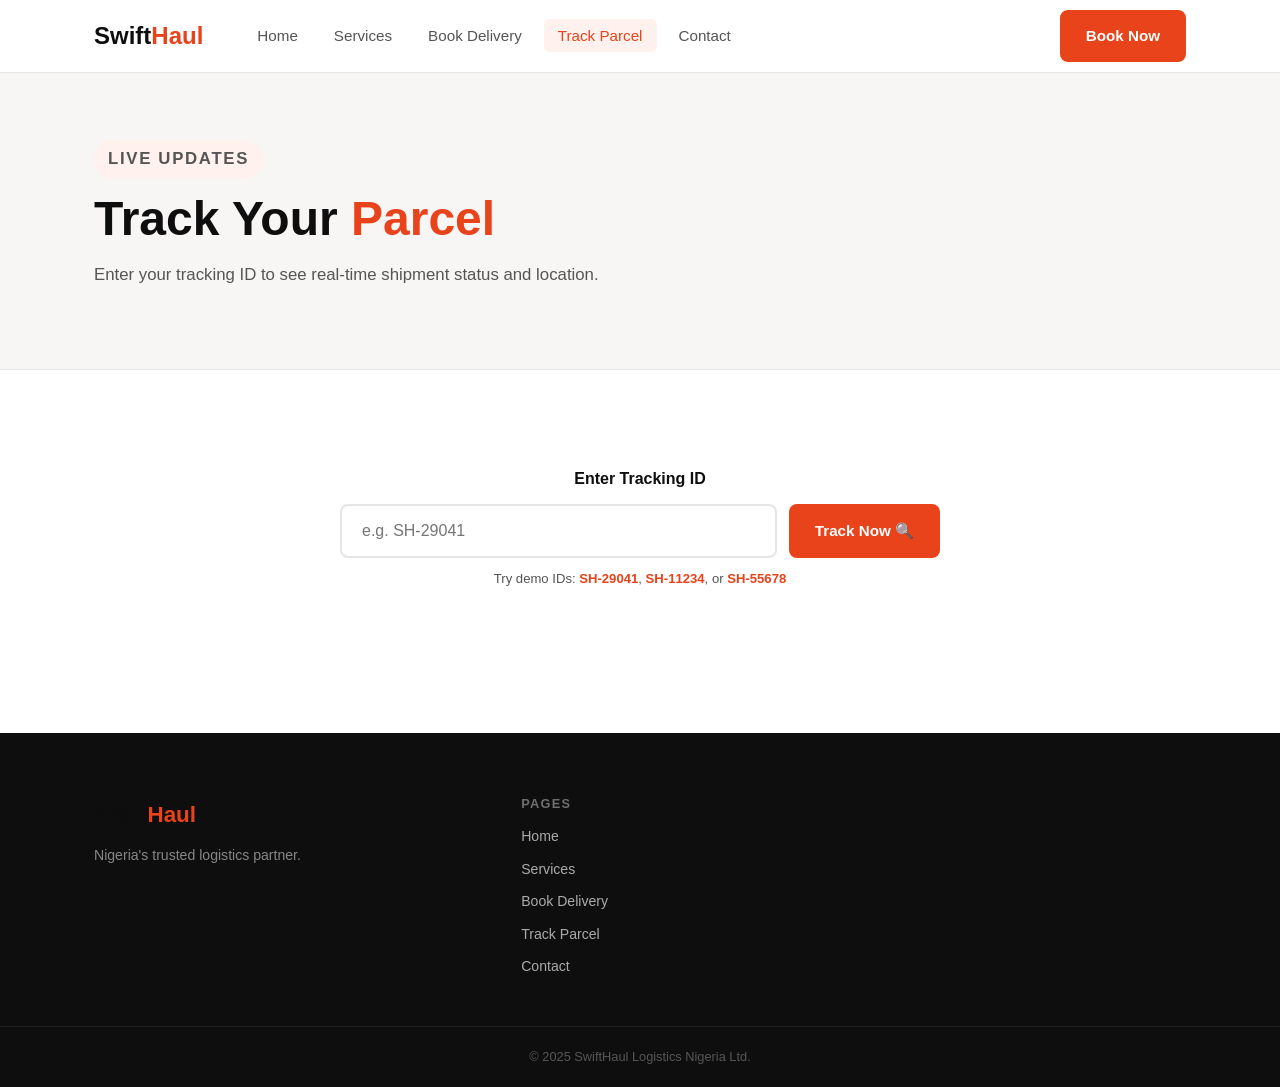
<file: tracking.html>
<!DOCTYPE html>
<html lang="en">
<head>
  <meta charset="UTF-8" />
  <meta name="viewport" content="width=device-width, initial-scale=1.0"/>
  <title>Track Parcel — SwiftHaul Logistics Nigeria</title>
  <link rel="preconnect" href="https://fonts.googleapis.com"/>
  <link href="https://fonts.googleapis.com/css2?family=Syne:wght@400;600;700;800&family=DM+Sans:wght@300;400;500&display=swap" rel="stylesheet"/>
  <link rel="stylesheet" href="style.css"/>
</head>
<body>

<nav id="navbar">
  <div class="nav-inner">
    <a href="index.html" class="logo">Swift<span>Haul</span></a>
    <ul class="nav-links">
      <li><a href="index.html">Home</a></li>
      <li><a href="services.html">Services</a></li>
      <li><a href="booking.html">Book Delivery</a></li>
      <li><a href="tracking.html" class="active">Track Parcel</a></li>
      <li><a href="contact.html">Contact</a></li>
    </ul>
    <div class="nav-cta"><a href="booking.html" class="btn btn-primary">Book Now</a></div>
    <button class="hamburger" id="hamburger" aria-label="Menu"><span></span><span></span><span></span></button>
  </div>
  <div class="mobile-menu" id="mobileMenu">
    <a href="index.html">Home</a>
    <a href="services.html">Services</a>
    <a href="booking.html">Book Delivery</a>
    <a href="tracking.html">Track Parcel</a>
    <a href="contact.html">Contact</a>
  </div>
</nav>

<section class="page-hero">
  <div class="container">
    <div class="page-hero-content">
      <p class="section-tag">Live Updates</p>
      <h1>Track Your <span class="accent">Parcel</span></h1>
      <p>Enter your tracking ID to see real-time shipment status and location.</p>
    </div>
  </div>
</section>

<section class="tracking-section section">
  <div class="container">

    <div class="tracking-input-box">
      <label for="trackingInput">Enter Tracking ID</label>
      <div class="tracking-input-row">
        <input type="text" id="trackingInput" placeholder="e.g. SH-29041" maxlength="12"/>
        <button class="btn btn-primary" id="trackBtn">Track Now 🔍</button>
      </div>
      <p class="track-hint">Try demo IDs: <strong>SH-29041</strong>, <strong>SH-11234</strong>, or <strong>SH-55678</strong></p>
    </div>

    <div id="trackingResult" class="tracking-result" style="display:none">

      <div class="tracking-header">
        <div class="tracking-meta">
          <div class="tracking-id-badge" id="trackIdBadge">—</div>
          <div class="tracking-route" id="trackRoute">—</div>
        </div>
        <div class="tracking-status-badge" id="trackStatusBadge">—</div>
      </div>

      <!-- PROGRESS BAR -->
      <div class="tracking-progress">
        <div class="progress-steps" id="progressSteps">
          <div class="progress-step" data-step="1">
            <div class="progress-dot"></div>
            <span>Order Placed</span>
          </div>
          <div class="progress-line"></div>
          <div class="progress-step" data-step="2">
            <div class="progress-dot"></div>
            <span>Picked Up</span>
          </div>
          <div class="progress-line"></div>
          <div class="progress-step" data-step="3">
            <div class="progress-dot"></div>
            <span>In Transit</span>
          </div>
          <div class="progress-line"></div>
          <div class="progress-step" data-step="4">
            <div class="progress-dot"></div>
            <span>Out for Delivery</span>
          </div>
          <div class="progress-line"></div>
          <div class="progress-step" data-step="5">
            <div class="progress-dot"></div>
            <span>Delivered</span>
          </div>
        </div>
      </div>

      <!-- TIMELINE -->
      <div class="tracking-timeline">
        <h3>Shipment History</h3>
        <div class="timeline" id="trackingTimeline"></div>
      </div>

      <!-- PARCEL INFO -->
      <div class="parcel-details" id="parcelDetails"></div>

    </div>

    <div id="trackingNotFound" class="tracking-not-found" style="display:none">
      <div class="not-found-icon">🔎</div>
      <h3>Tracking ID Not Found</h3>
      <p>Please check the ID and try again, or <a href="contact.html">contact support</a>.</p>
    </div>

  </div>
</section>

<footer>
  <div class="container footer-inner">
    <div class="footer-brand"><a href="index.html" class="logo">Swift<span>Haul</span></a><p>Nigeria's trusted logistics partner.</p></div>
    <div class="footer-links"><h4>Pages</h4><a href="index.html">Home</a><a href="services.html">Services</a><a href="booking.html">Book Delivery</a><a href="tracking.html">Track Parcel</a><a href="contact.html">Contact</a></div>
  </div>
  <div class="footer-bottom"><p>© 2025 SwiftHaul Logistics Nigeria Ltd.</p></div>
</footer>

<script src="main.js"></script>
</body>
</html>
</file>
<file: style.css>
/* ===== SWIFTHAUL LOGISTICS — MAIN STYLESHEET ===== */

:root {
  --brand: #E8431A;
  --brand-dark: #C0320D;
  --brand-light: #FF6B45;
  --brand-pale: #FFF1ED;
  --dark: #0E0E0E;
  --dark2: #1A1A1A;
  --dark3: #2A2A2A;
  --mid: #555;
  --light: #F7F6F4;
  --light2: #EFEFEF;
  --white: #FFFFFF;
  --green: #16A34A;
  --blue: #1D6FEB;
  --orange: #D97706;
  --purple: #7C3AED;
  --border: #E5E5E5;
  --shadow: 0 4px 24px rgba(0,0,0,0.08);
  --shadow-lg: 0 8px 48px rgba(0,0,0,0.12);
  --radius: 12px;
  --radius-lg: 20px;
  --font-display: 'Roboto', sans-serif;
  --font-body: 'Open Sans', sans-serif;
  --transition: 0.25s cubic-bezier(0.4, 0, 0.2, 1);
}

*, *::before, *::after { box-sizing: border-box; margin: 0; padding: 0; }

html { scroll-behavior: smooth; }

body {
  font-family: var(--font-body);
  color: var(--dark);
  background: var(--white);
  line-height: 1.6;
  overflow-x: hidden;
}

h1,h2,h3,h4 { font-family: var(--font-display); line-height: 1.15; }

a { text-decoration: none; color: inherit; }

img { max-width: 100%; }

.container {
  max-width: 1140px;
  margin: 0 auto;
  padding: 0 24px;
}

.section { padding: 96px 0; }

.accent { color: var(--brand); }

/* ===== BUTTONS ===== */
.btn {
  display: inline-flex;
  align-items: center;
  gap: 8px;
  padding: 12px 24px;
  border-radius: 8px;
  font-family: var(--font-display);
  font-weight: 600;
  font-size: 0.95rem;
  cursor: pointer;
  border: 2px solid transparent;
  transition: all var(--transition);
}
.btn-primary {
  background: var(--brand);
  color: var(--white);
  border-color: var(--brand);
}
.btn-primary:hover { background: var(--brand-dark); border-color: var(--brand-dark); transform: translateY(-2px); box-shadow: 0 8px 24px rgba(232,67,26,0.3); }
.btn-outline {
  background: transparent;
  color: var(--dark);
  border-color: var(--dark);
}
.btn-outline:hover { background: var(--dark); color: var(--white); transform: translateY(-2px); }
.btn-white { background: var(--white); color: var(--brand); border-color: var(--white); }
.btn-white:hover { background: var(--brand-pale); transform: translateY(-2px); }
.btn-outline-white { background: transparent; color: var(--white); border-color: var(--white); }
.btn-outline-white:hover { background: rgba(255,255,255,0.15); transform: translateY(-2px); }
.btn-lg { padding: 16px 32px; font-size: 1.05rem; }
.btn-full { width: 100%; justify-content: center; }

/* ===== NAVBAR ===== */
#navbar {
  position: fixed;
  top: 0; left: 0; right: 0;
  z-index: 1000;
  background: rgba(255,255,255,0.95);
  backdrop-filter: blur(12px);
  border-bottom: 1px solid var(--border);
  transition: box-shadow var(--transition);
}
#navbar.scrolled { box-shadow: var(--shadow); }

.nav-inner {
  max-width: 1140px;
  margin: 0 auto;
  padding: 0 24px;
  height: 72px;
  display: flex;
  align-items: center;
  gap: 40px;
}

.logo {
  font-family: var(--font-display);
  font-weight: 800;
  font-size: 1.5rem;
  color: var(--dark);
  flex-shrink: 0;
}
.logo span { color: var(--brand); }

.nav-links {
  display: flex;
  gap: 8px;
  list-style: none;
  flex: 1;
}
.nav-links a {
  padding: 8px 14px;
  border-radius: 6px;
  font-weight: 500;
  font-size: 0.95rem;
  color: var(--mid);
  transition: all var(--transition);
}
.nav-links a:hover, .nav-links a.active { color: var(--brand); background: var(--brand-pale); }

.nav-cta { margin-left: auto; }

.hamburger {
  display: none;
  flex-direction: column;
  gap: 5px;
  background: none;
  border: none;
  cursor: pointer;
  padding: 4px;
  margin-left: auto;
}
.hamburger span {
  display: block;
  width: 24px;
  height: 2px;
  background: var(--dark);
  border-radius: 2px;
  transition: all var(--transition);
}

.mobile-menu {
  display: none;
  flex-direction: column;
  padding: 16px 24px 24px;
  border-top: 1px solid var(--border);
  gap: 4px;
}
.mobile-menu.open { display: flex; }
.mobile-menu a {
  padding: 12px 16px;
  border-radius: 8px;
  font-weight: 500;
  color: var(--dark);
  transition: all var(--transition);
}
.mobile-menu a:hover { background: var(--brand-pale); color: var(--brand); }

/* ===== HERO ===== */
.hero {
  min-height: 100vh;
  display: grid;
  grid-template-columns: 1fr 1fr;
  align-items: center;
  gap: 60px;
  max-width: 1140px;
  margin: 0 auto;
  padding: 140px 24px 80px;
  position: relative;
}

.hero-bg {
  position: fixed;
  inset: 0;
  z-index: -1;
  overflow: hidden;
}
.hero-dot-grid {
  position: absolute;
  inset: 0;
  background-image: radial-gradient(circle, #e5e5e5 1px, transparent 1px);
  background-size: 32px 32px;
  opacity: 0.6;
}
.hero-blob {
  position: absolute;
  border-radius: 50%;
  filter: blur(80px);
  opacity: 0.18;
}
.blob1 {
  width: 600px; height: 600px;
  background: var(--brand);
  top: -200px; right: -100px;
}
.blob2 {
  width: 400px; height: 400px;
  background: #FFB347;
  bottom: -100px; left: -50px;
}

.hero-badge {
  display: inline-block;
  padding: 8px 16px;
  background: var(--brand-pale);
  color: var(--brand);
  border-radius: 100px;
  font-size: 0.85rem;
  font-weight: 600;
  margin-bottom: 24px;
  border: 1px solid rgba(232,67,26,0.2);
  animation: fadeUp 0.6s ease forwards;
}
.hero-title {
  font-size: clamp(2.5rem, 5vw, 4rem);
  font-weight: 800;
  line-height: 1.1;
  margin-bottom: 24px;
  animation: fadeUp 0.6s 0.1s ease both;
}
.hero-sub {
  font-size: 1.1rem;
  color: var(--mid);
  max-width: 480px;
  margin-bottom: 36px;
  animation: fadeUp 0.6s 0.2s ease both;
}
.hero-actions {
  display: flex;
  gap: 16px;
  flex-wrap: wrap;
  margin-bottom: 48px;
  animation: fadeUp 0.6s 0.3s ease both;
}
.hero-stats {
  display: flex;
  align-items: center;
  gap: 24px;
  animation: fadeUp 0.6s 0.4s ease both;
}
.stat { display: flex; flex-direction: column; }
.stat strong { font-family: var(--font-display); font-size: 1.5rem; font-weight: 800; }
.stat span { font-size: 0.8rem; color: var(--mid); }
.stat-divider { width: 1px; height: 40px; background: var(--border); }

.hero-visual {
  position: relative;
  display: flex;
  justify-content: center;
  align-items: center;
  animation: fadeUp 0.8s 0.3s ease both;
}
.truck-card {
  background: var(--white);
  border-radius: var(--radius-lg);
  padding: 32px;
  box-shadow: var(--shadow-lg);
  display: flex;
  align-items: center;
  gap: 20px;
  width: 320px;
  border: 1px solid var(--border);
}
.truck-icon { font-size: 3rem; }
.truck-info { flex: 1; }
.truck-label { display: block; font-size: 0.8rem; color: var(--mid); }
.truck-id { display: block; font-family: var(--font-display); font-size: 1.2rem; font-weight: 700; }
.truck-status {
  padding: 6px 12px;
  border-radius: 100px;
  font-size: 0.78rem;
  font-weight: 600;
}
.truck-status.in-transit { background: #FFF7ED; color: #C2410C; }

.floating-card {
  position: absolute;
  background: var(--white);
  border-radius: var(--radius);
  padding: 14px 18px;
  box-shadow: var(--shadow-lg);
  display: flex;
  align-items: center;
  gap: 12px;
  font-size: 0.85rem;
  border: 1px solid var(--border);
  animation: float 3s ease-in-out infinite;
}
.floating-card div { display: flex; flex-direction: column; }
.floating-card strong { font-weight: 600; font-size: 0.88rem; }
.floating-card small { color: var(--mid); font-size: 0.75rem; }
.card-top { top: 20px; left: -20px; animation-delay: 0s; }
.card-bottom { bottom: 20px; right: -20px; animation-delay: 1.5s; }

@keyframes float {
  0%, 100% { transform: translateY(0); }
  50% { transform: translateY(-10px); }
}
@keyframes fadeUp {
  from { opacity: 0; transform: translateY(24px); }
  to { opacity: 1; transform: translateY(0); }
}

/* ===== SECTION HEADER ===== */
.section-header { text-align: center; margin-bottom: 56px; }
.section-tag {
  display: inline-block;
  font-size: 0.8rem;
  font-weight: 700;
  letter-spacing: 0.1em;
  text-transform: uppercase;
  color: var(--brand);
  margin-bottom: 12px;
  background: var(--brand-pale);
  padding: 6px 14px;
  border-radius: 100px;
}
.section-header h2 { font-size: clamp(1.8rem, 3vw, 2.6rem); font-weight: 800; }

/* ===== SERVICES GRID ===== */
.services-grid {
  display: grid;
  grid-template-columns: repeat(auto-fit, minmax(240px, 1fr));
  gap: 24px;
}
.service-card {
  background: var(--white);
  border: 2px solid var(--border);
  border-radius: var(--radius-lg);
  padding: 32px 28px;
  transition: all var(--transition);
}
.service-card:hover { border-color: var(--brand); box-shadow: var(--shadow-lg); transform: translateY(-4px); }
.service-card.featured { background: var(--dark); color: var(--white); border-color: var(--dark); }
.service-card.featured .link-arrow { color: var(--brand-light); }
.service-icon { font-size: 2rem; margin-bottom: 16px; }
.service-card h3 { font-size: 1.15rem; margin-bottom: 10px; }
.service-card p { font-size: 0.92rem; color: var(--mid); line-height: 1.6; }
.service-card.featured p { color: #aaa; }
.link-arrow { display: inline-block; margin-top: 16px; font-size: 0.9rem; font-weight: 600; color: var(--brand); }

/* ===== HOW IT WORKS ===== */
.how-it-works { background: var(--light); }
.steps {
  display: flex;
  align-items: center;
  gap: 24px;
  flex-wrap: wrap;
  justify-content: center;
}
.step {
  flex: 1;
  min-width: 220px;
  max-width: 300px;
}
.step-num {
  font-family: var(--font-display);
  font-size: 3rem;
  font-weight: 800;
  color: var(--brand);
  opacity: 0.25;
  line-height: 1;
  margin-bottom: 8px;
}
.step-content h3 { font-size: 1.15rem; margin-bottom: 8px; }
.step-content p { font-size: 0.9rem; color: var(--mid); }
.step-arrow { font-size: 2rem; color: var(--brand); opacity: 0.4; }

/* ===== COVERAGE ===== */
.cities-grid {
  display: grid;
  grid-template-columns: repeat(auto-fill, minmax(160px, 1fr));
  gap: 16px;
}
.city-card {
  background: var(--white);
  border: 2px solid var(--border);
  border-radius: var(--radius);
  padding: 24px 16px;
  text-align: center;
  transition: all var(--transition);
  display: flex;
  flex-direction: column;
  align-items: center;
  gap: 6px;
}
.city-card:hover { border-color: var(--brand); transform: translateY(-2px); }
.city-card span { font-size: 1.8rem; }
.city-card strong { font-family: var(--font-display); font-size: 0.95rem; }
.city-card small { font-size: 0.75rem; color: var(--mid); }
.city-card.plus { background: var(--brand); border-color: var(--brand); color: var(--white); }
.city-card.plus span { font-size: 2.2rem; font-family: var(--font-display); font-weight: 800; }
.city-card.plus small { color: rgba(255,255,255,0.7); }

/* ===== TESTIMONIALS ===== */
.testimonials { background: var(--dark); color: var(--white); }
.testimonials .section-tag { color: var(--brand-light); background: rgba(232,67,26,0.2); }
.testimonials-grid { display: grid; grid-template-columns: repeat(auto-fit, minmax(280px, 1fr)); gap: 24px; }
.testimonial-card {
  background: var(--dark3);
  border: 1px solid #333;
  border-radius: var(--radius-lg);
  padding: 32px;
  transition: all var(--transition);
}
.testimonial-card.featured { background: var(--brand); border-color: var(--brand); }
.testimonial-card:hover { transform: translateY(-4px); }
.stars { color: #FFD700; font-size: 1rem; margin-bottom: 16px; }
.testimonial-card p { font-size: 0.95rem; line-height: 1.7; color: rgba(255,255,255,0.85); margin-bottom: 24px; }
.reviewer { display: flex; align-items: center; gap: 12px; }
.avatar {
  width: 42px; height: 42px;
  background: var(--brand);
  border-radius: 50%;
  display: flex;
  align-items: center;
  justify-content: center;
  font-family: var(--font-display);
  font-weight: 800;
  font-size: 1rem;
  color: var(--white);
  flex-shrink: 0;
}
.testimonial-card.featured .avatar { background: rgba(255,255,255,0.3); }
.reviewer strong { display: block; font-size: 0.9rem; }
.reviewer small { font-size: 0.78rem; color: rgba(255,255,255,0.55); }

/* ===== CTA BANNER ===== */
.cta-banner {
  background: var(--brand);
  color: var(--white);
  text-align: center;
  padding: 80px 24px;
}
.cta-banner h2 { font-size: clamp(1.8rem, 3vw, 2.4rem); margin-bottom: 12px; }
.cta-banner p { font-size: 1.05rem; opacity: 0.85; margin-bottom: 36px; }
.cta-actions { display: flex; gap: 16px; justify-content: center; flex-wrap: wrap; }

/* ===== PAGE HERO ===== */
.page-hero {
  padding: 140px 0 80px;
  background: var(--light);
  border-bottom: 1px solid var(--border);
}
.page-hero-content { max-width: 640px; }
.page-hero-content h1 { font-size: clamp(2rem, 4vw, 3rem); font-weight: 800; margin-bottom: 16px; }
.page-hero-content p { font-size: 1.05rem; color: var(--mid); }

/* ===== SERVICES DETAIL PAGE ===== */
.service-detail-card {
  display: grid;
  grid-template-columns: 100px 1fr;
  gap: 40px;
  align-items: start;
  background: var(--white);
  border: 2px solid var(--border);
  border-radius: var(--radius-lg);
  padding: 48px;
  margin-bottom: 32px;
  transition: all var(--transition);
}
.service-detail-card:hover { border-color: var(--brand); box-shadow: var(--shadow-lg); }
.service-detail-card.reverse { grid-template-columns: 1fr 100px; }
.service-detail-card.reverse .service-detail-icon { order: 2; text-align: right; }
.service-detail-icon { font-size: 3.5rem; }
.service-detail-header { display: flex; align-items: center; gap: 16px; margin-bottom: 16px; flex-wrap: wrap; }
.service-detail-content h2 { font-size: 1.6rem; margin-bottom: 0; }
.badge {
  padding: 4px 12px;
  border-radius: 100px;
  font-size: 0.75rem;
  font-weight: 700;
  font-family: var(--font-display);
}
.badge-green { background: #DCFCE7; color: var(--green); }
.badge-blue { background: #DBEAFE; color: var(--blue); }
.badge-orange { background: #FEF3C7; color: var(--orange); }
.badge-purple { background: #EDE9FE; color: var(--purple); }
.service-detail-content p { color: var(--mid); margin-bottom: 20px; }
.service-features { list-style: none; margin-bottom: 28px; display: flex; flex-direction: column; gap: 8px; }
.service-features li { font-size: 0.92rem; color: var(--dark); }
.service-pricing { display: flex; align-items: baseline; gap: 10px; margin-bottom: 24px; flex-wrap: wrap; }
.price-label { font-size: 0.85rem; color: var(--mid); }
.price { font-family: var(--font-display); font-size: 1.8rem; font-weight: 800; color: var(--brand); }
.price-note { font-size: 0.8rem; color: var(--mid); }

/* ===== WHY US ===== */
.why-us { background: var(--light); }
.why-grid { display: grid; grid-template-columns: repeat(auto-fit, minmax(220px, 1fr)); gap: 24px; }
.why-card {
  background: var(--white);
  border-radius: var(--radius);
  padding: 32px;
  border: 2px solid var(--border);
  transition: all var(--transition);
}
.why-card:hover { border-color: var(--brand); transform: translateY(-4px); }
.why-icon { font-size: 2rem; margin-bottom: 16px; }
.why-card h3 { font-size: 1.05rem; margin-bottom: 8px; }
.why-card p { font-size: 0.88rem; color: var(--mid); }

/* ===== BOOKING PAGE ===== */
.booking-layout { display: grid; grid-template-columns: 1fr 380px; gap: 48px; align-items: start; }
.booking-form-wrap h2, .booking-form-wrap { }
.booking-form { display: flex; flex-direction: column; gap: 0; }
.form-section { background: var(--white); border: 2px solid var(--border); border-radius: var(--radius-lg); padding: 36px; margin-bottom: 24px; }
.form-section-title { font-size: 1rem; font-weight: 700; margin-bottom: 24px; display: flex; align-items: center; gap: 8px; }
.form-row { display: grid; grid-template-columns: 1fr 1fr; gap: 20px; }
.form-group { display: flex; flex-direction: column; gap: 6px; margin-bottom: 20px; }
.form-group:last-child { margin-bottom: 0; }
.form-group label { font-size: 0.85rem; font-weight: 600; color: var(--dark); }
.form-group input,
.form-group select,
.form-group textarea {
  padding: 12px 16px;
  border: 2px solid var(--border);
  border-radius: 8px;
  font-family: var(--font-body);
  font-size: 0.95rem;
  color: var(--dark);
  background: var(--white);
  transition: border-color var(--transition);
  outline: none;
}
.form-group input:focus,
.form-group select:focus,
.form-group textarea:focus { border-color: var(--brand); }
.form-group textarea { resize: vertical; }
.form-error { font-size: 0.78rem; color: #DC2626; display: none; }
.form-error.show { display: block; }
input.error, select.error, textarea.error { border-color: #DC2626; }

/* Speed options */
.speed-options { display: grid; grid-template-columns: repeat(3, 1fr); gap: 12px; }
.speed-option { cursor: pointer; }
.speed-option input { display: none; }
.speed-card {
  border: 2px solid var(--border);
  border-radius: 8px;
  padding: 14px 12px;
  text-align: center;
  display: flex;
  flex-direction: column;
  gap: 4px;
  transition: all var(--transition);
}
.speed-card strong { font-size: 0.85rem; }
.speed-card small { font-size: 0.75rem; color: var(--mid); }
.speed-option input:checked + .speed-card { border-color: var(--brand); background: var(--brand-pale); }
.speed-option:hover .speed-card { border-color: var(--brand); }

/* Price panel */
.price-panel { position: sticky; top: 100px; }
.price-panel-inner {
  background: var(--dark);
  color: var(--white);
  border-radius: var(--radius-lg);
  padding: 32px;
}
.price-panel-inner h3 { font-size: 1.2rem; margin-bottom: 8px; }
.price-note-top { font-size: 0.85rem; color: rgba(255,255,255,0.55); margin-bottom: 24px; }
.price-breakdown { display: flex; flex-direction: column; gap: 12px; margin-bottom: 24px; }
.price-line { display: flex; justify-content: space-between; font-size: 0.9rem; }
.price-line span:first-child { color: rgba(255,255,255,0.65); }
.price-divider { height: 1px; background: rgba(255,255,255,0.1); }
.price-line.total span { font-family: var(--font-display); font-weight: 700; font-size: 1.1rem; }
.price-line.total span:last-child { color: var(--brand-light); }
.price-info { display: flex; flex-direction: column; gap: 8px; }
.price-info p { font-size: 0.82rem; color: rgba(255,255,255,0.5); }

.booking-confirmed {
  background: var(--dark);
  color: var(--white);
  border-radius: var(--radius-lg);
  padding: 40px 32px;
  text-align: center;
}
.confirm-icon { font-size: 3rem; margin-bottom: 16px; }
.booking-confirmed h3 { font-size: 1.3rem; margin-bottom: 8px; }
.booking-confirmed p { font-size: 0.9rem; color: rgba(255,255,255,0.6); margin-bottom: 12px; }
.tracking-id-display {
  font-family: var(--font-display);
  font-size: 1.8rem;
  font-weight: 800;
  color: var(--brand-light);
  background: rgba(232,67,26,0.15);
  padding: 16px;
  border-radius: 8px;
  margin: 8px 0 16px;
  letter-spacing: 2px;
}
.confirm-sub { font-size: 0.82rem !important; }
.confirm-sub a { color: var(--brand-light); text-decoration: underline; }

/* ===== TRACKING PAGE ===== */
.tracking-input-box {
  max-width: 600px;
  margin: 0 auto 48px;
  text-align: center;
}
.tracking-input-box label { display: block; font-weight: 600; font-size: 1rem; margin-bottom: 12px; }
.tracking-input-row { display: flex; gap: 12px; }
.tracking-input-row input {
  flex: 1;
  padding: 16px 20px;
  border: 2px solid var(--border);
  border-radius: 8px;
  font-family: var(--font-body);
  font-size: 1rem;
  outline: none;
  transition: border-color var(--transition);
}
.tracking-input-row input:focus { border-color: var(--brand); }
.track-hint { margin-top: 10px; font-size: 0.82rem; color: var(--mid); }
.track-hint strong { color: var(--brand); cursor: pointer; }

.tracking-result {
  background: var(--white);
  border: 2px solid var(--border);
  border-radius: var(--radius-lg);
  overflow: hidden;
  max-width: 800px;
  margin: 0 auto;
  animation: fadeUp 0.4s ease;
}
.tracking-header {
  padding: 32px;
  background: var(--dark);
  color: var(--white);
  display: flex;
  justify-content: space-between;
  align-items: center;
  flex-wrap: wrap;
  gap: 16px;
}
.tracking-id-badge {
  font-family: var(--font-display);
  font-size: 1.5rem;
  font-weight: 800;
  color: var(--brand-light);
}
.tracking-route { font-size: 0.9rem; color: rgba(255,255,255,0.6); margin-top: 4px; }
.tracking-status-badge {
  padding: 8px 20px;
  border-radius: 100px;
  font-weight: 700;
  font-size: 0.9rem;
  font-family: var(--font-display);
}
.status-pending { background: #FEF3C7; color: #92400E; }
.status-transit { background: #DBEAFE; color: #1E40AF; }
.status-delivered { background: #DCFCE7; color: #166534; }
.status-out { background: #FFF7ED; color: #9A3412; }

.tracking-progress { padding: 32px; border-bottom: 1px solid var(--border); overflow-x: auto; }
.progress-steps { display: flex; align-items: center; min-width: 500px; }
.progress-step { display: flex; flex-direction: column; align-items: center; gap: 8px; flex: 0 0 auto; }
.progress-step span { font-size: 0.75rem; text-align: center; color: var(--mid); max-width: 80px; }
.progress-dot {
  width: 18px; height: 18px;
  border-radius: 50%;
  background: var(--light2);
  border: 3px solid var(--border);
  transition: all var(--transition);
}
.progress-dot.active { background: var(--brand); border-color: var(--brand); box-shadow: 0 0 0 4px rgba(232,67,26,0.2); }
.progress-dot.done { background: var(--green); border-color: var(--green); }
.progress-line {
  flex: 1;
  height: 3px;
  background: var(--border);
  min-width: 40px;
  margin-bottom: 24px;
}
.progress-line.done { background: var(--green); }

.tracking-timeline { padding: 32px; border-bottom: 1px solid var(--border); }
.tracking-timeline h3 { font-size: 1rem; margin-bottom: 24px; }
.timeline { display: flex; flex-direction: column; gap: 0; }
.timeline-item {
  display: flex;
  gap: 20px;
  padding-bottom: 28px;
  position: relative;
}
.timeline-item::before {
  content: '';
  position: absolute;
  left: 10px;
  top: 22px;
  bottom: 0;
  width: 2px;
  background: var(--border);
}
.timeline-item:last-child::before { display: none; }
.timeline-dot {
  width: 22px; height: 22px;
  border-radius: 50%;
  background: var(--brand);
  flex-shrink: 0;
  margin-top: 2px;
  display: flex;
  align-items: center;
  justify-content: center;
  font-size: 10px;
}
.timeline-info { flex: 1; }
.timeline-info strong { font-size: 0.9rem; display: block; }
.timeline-info span { font-size: 0.82rem; color: var(--mid); }
.timeline-time { font-size: 0.78rem; color: var(--mid); white-space: nowrap; margin-top: 2px; }

.parcel-details { padding: 32px; display: grid; grid-template-columns: repeat(auto-fill, minmax(180px, 1fr)); gap: 20px; }
.parcel-detail-item { }
.parcel-detail-item label { font-size: 0.75rem; text-transform: uppercase; letter-spacing: 0.05em; color: var(--mid); font-weight: 600; display: block; margin-bottom: 4px; }
.parcel-detail-item span { font-weight: 600; font-size: 0.95rem; }

.tracking-not-found { text-align: center; padding: 64px 24px; max-width: 400px; margin: 0 auto; }
.not-found-icon { font-size: 3rem; margin-bottom: 16px; }
.tracking-not-found h3 { font-size: 1.3rem; margin-bottom: 8px; }
.tracking-not-found p { color: var(--mid); }
.tracking-not-found a { color: var(--brand); }

/* ===== CONTACT PAGE ===== */
.contact-layout { display: grid; grid-template-columns: 1fr 1fr; gap: 64px; }
.contact-channels h2, .contact-form-wrap h2 { font-size: 1.5rem; margin-bottom: 28px; }

.contact-channel-card {
  display: flex;
  align-items: center;
  gap: 16px;
  padding: 20px 24px;
  background: var(--white);
  border: 2px solid var(--border);
  border-radius: var(--radius);
  margin-bottom: 12px;
  transition: all var(--transition);
  color: var(--dark);
}
.contact-channel-card:hover { border-color: var(--brand); transform: translateX(4px); }
.contact-channel-card.whatsapp:hover { border-color: #16A34A; }
.contact-channel-card.no-link { cursor: default; }
.contact-channel-card.no-link:hover { transform: none; border-color: var(--border); }
.channel-icon { font-size: 1.8rem; flex-shrink: 0; }
.channel-info { flex: 1; display: flex; flex-direction: column; gap: 2px; }
.channel-info strong { font-size: 0.85rem; font-weight: 700; color: var(--mid); text-transform: uppercase; letter-spacing: 0.05em; }
.channel-info span { font-weight: 600; font-size: 0.95rem; }
.channel-info small { font-size: 0.78rem; color: var(--mid); }
.channel-arrow { color: var(--brand); font-size: 1.2rem; }

.office-hours {
  background: var(--light);
  border-radius: var(--radius);
  padding: 24px;
  margin-top: 24px;
}
.office-hours h4 { font-size: 0.9rem; margin-bottom: 16px; }
.hours-grid { display: grid; grid-template-columns: 1fr 1fr; gap: 8px 16px; }
.hours-grid span { font-size: 0.85rem; }
.hours-grid span:nth-child(odd) { color: var(--mid); }
.hours-grid span:nth-child(even) { font-weight: 600; }

.contact-form { display: flex; flex-direction: column; }
.form-success {
  background: #DCFCE7;
  color: var(--green);
  border-radius: 8px;
  padding: 16px;
  text-align: center;
  font-weight: 600;
  margin-top: 16px;
}

/* ===== FAQ ===== */
.faq-section { background: var(--light); }
.faq-list { max-width: 720px; margin: 0 auto; display: flex; flex-direction: column; gap: 12px; }
.faq-item { background: var(--white); border: 2px solid var(--border); border-radius: var(--radius); overflow: hidden; }
.faq-question {
  width: 100%;
  padding: 20px 24px;
  background: none;
  border: none;
  text-align: left;
  font-family: var(--font-body);
  font-size: 0.95rem;
  font-weight: 600;
  cursor: pointer;
  display: flex;
  justify-content: space-between;
  align-items: center;
  transition: color var(--transition);
}
.faq-question:hover { color: var(--brand); }
.faq-question.open { color: var(--brand); }
.faq-icon { font-size: 1.2rem; font-weight: 300; transition: transform var(--transition); }
.faq-question.open .faq-icon { transform: rotate(45deg); }
.faq-answer {
  display: none;
  padding: 0 24px 20px;
  font-size: 0.9rem;
  color: var(--mid);
  line-height: 1.7;
}
.faq-answer.open { display: block; }
.faq-answer a { color: var(--brand); }

/* ===== FOOTER ===== */
footer { background: var(--dark); color: var(--white); padding-top: 64px; }
.footer-inner { display: grid; grid-template-columns: 2fr 1fr 1fr 1fr; gap: 48px; padding-bottom: 48px; }
.footer-brand .logo { display: inline-block; margin-bottom: 12px; font-size: 1.4rem; }
.footer-brand p { font-size: 0.88rem; color: rgba(255,255,255,0.5); max-width: 260px; line-height: 1.7; margin-bottom: 20px; }
.social-links { display: flex; gap: 12px; }
.social-links a { font-size: 1.2rem; transition: transform var(--transition); display: inline-block; }
.social-links a:hover { transform: scale(1.2); }
.footer-links { display: flex; flex-direction: column; gap: 10px; }
.footer-links h4 { font-size: 0.8rem; text-transform: uppercase; letter-spacing: 0.1em; color: rgba(255,255,255,0.4); margin-bottom: 4px; }
.footer-links a { font-size: 0.88rem; color: rgba(255,255,255,0.65); transition: color var(--transition); }
.footer-links a:hover { color: var(--white); }
.footer-bottom {
  border-top: 1px solid rgba(255,255,255,0.08);
  padding: 20px 24px;
  text-align: center;
}
.footer-bottom p { font-size: 0.8rem; color: rgba(255,255,255,0.3); }

/* ===== RESPONSIVE ===== */
@media (max-width: 900px) {
  .hero { grid-template-columns: 1fr; padding: 120px 24px 60px; }
  .hero-visual { display: none; }
  .booking-layout { grid-template-columns: 1fr; }
  .price-panel { position: static; }
  .contact-layout { grid-template-columns: 1fr; }
  .footer-inner { grid-template-columns: 1fr 1fr; }
  .service-detail-card { grid-template-columns: 1fr; }
  .service-detail-card.reverse { grid-template-columns: 1fr; }
  .service-detail-card.reverse .service-detail-icon { order: 0; text-align: left; }
}

@media (max-width: 640px) {
  .nav-links, .nav-cta { display: none; }
  .hamburger { display: flex; }
  .section { padding: 64px 0; }
  .hero { padding: 100px 24px 48px; }
  .hero-stats { flex-wrap: wrap; gap: 16px; }
  .form-row { grid-template-columns: 1fr; }
  .speed-options { grid-template-columns: 1fr; }
  .steps { flex-direction: column; }
  .step-arrow { transform: rotate(90deg); }
  .footer-inner { grid-template-columns: 1fr; gap: 32px; }
  .tracking-input-row { flex-direction: column; }
  .service-detail-card { padding: 28px 24px; }
}
</file>
